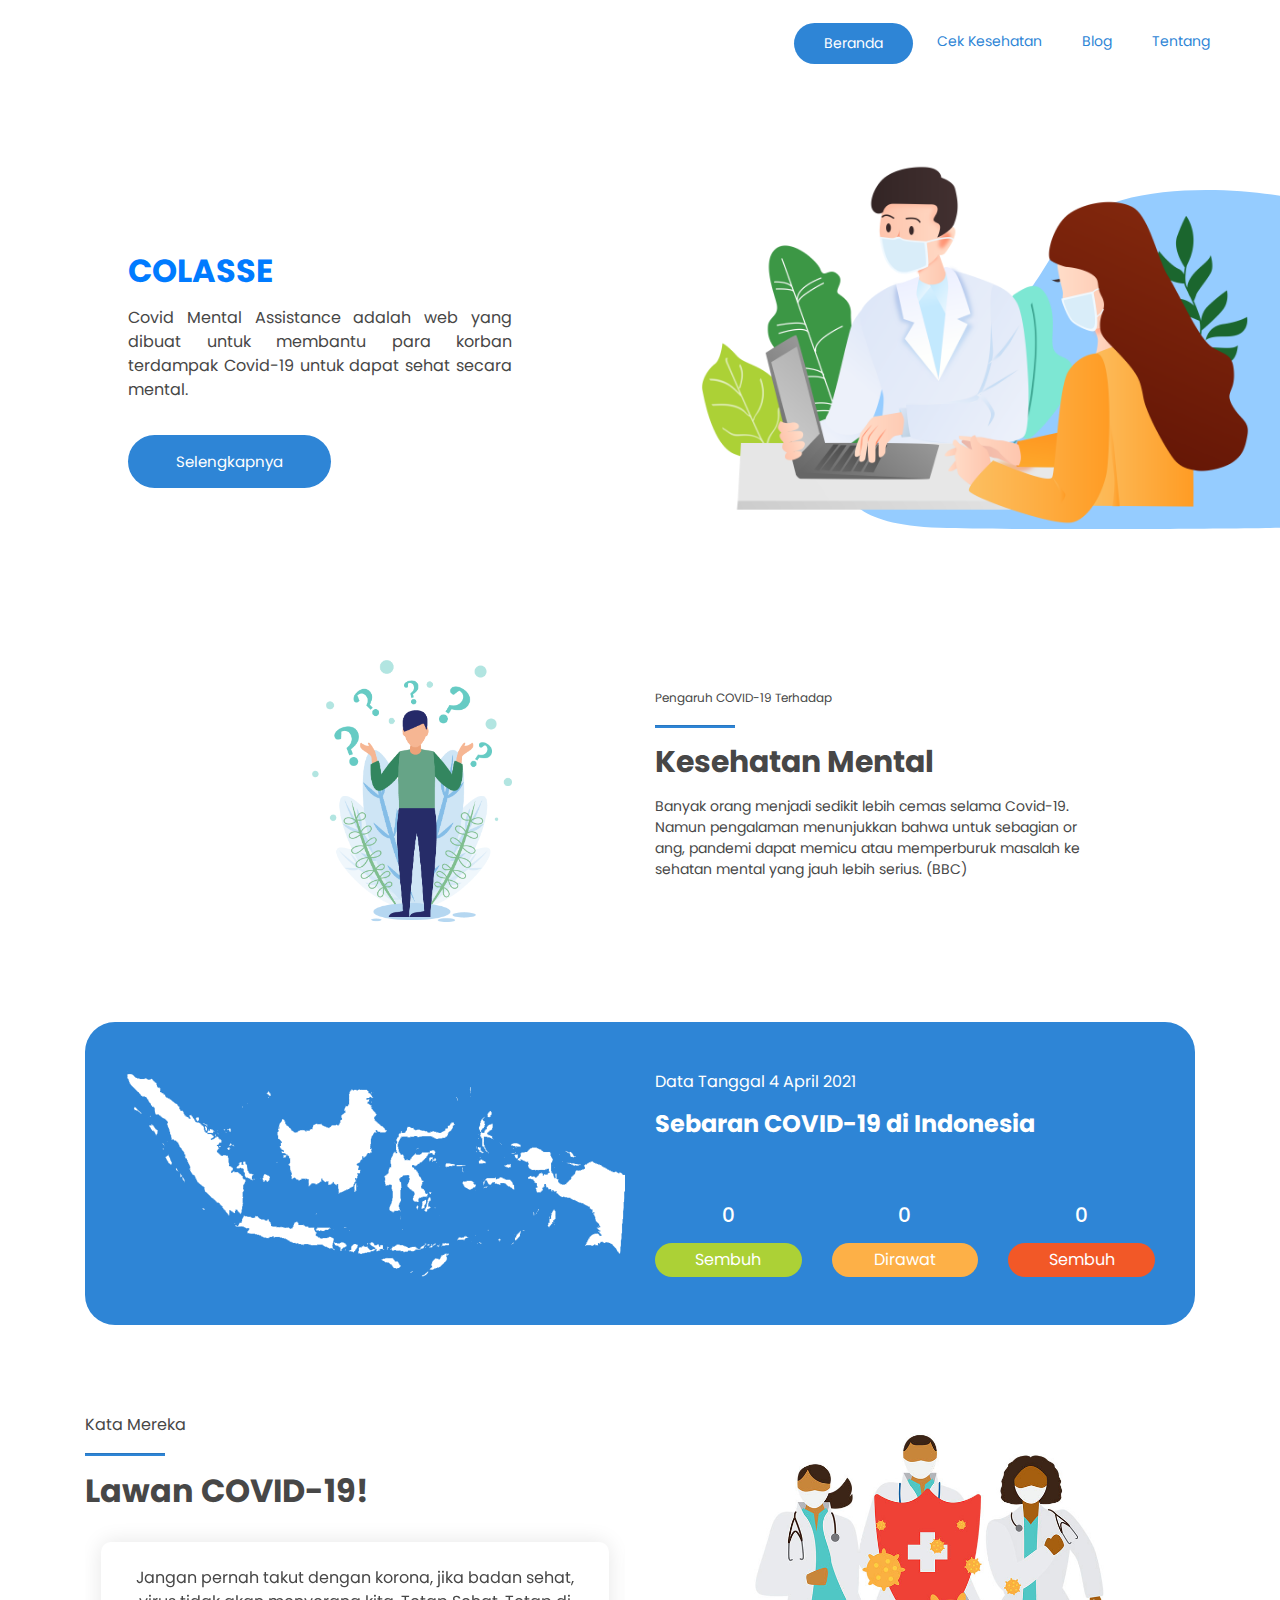
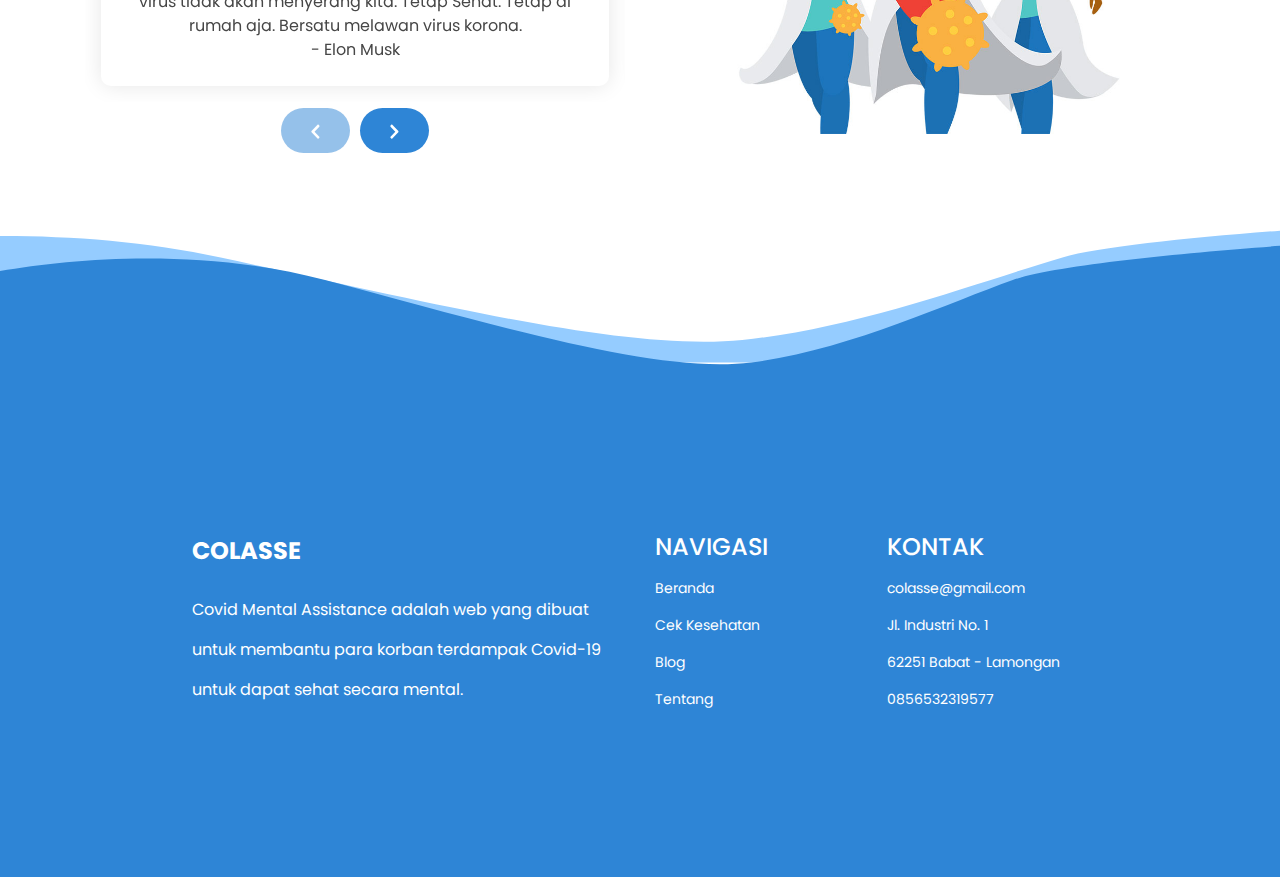
<file: index.html>
<!doctype html>
<html>
  <head>
    <title>Colasse</title>
    <meta charset="utf-8">
    <meta name="viewport" content="width=device-width, initial-scale=1, shrink-to-fit=no">
    <link rel="stylesheet" href="css/bootstrap.min.css"></style>
    <link rel="stylesheet" href="css/owl.carousel.min.css"></style>
    <link rel="stylesheet" href="css/owl.theme.default.min.css"></style>
    <link rel="stylesheet" href="fonts/font-face.css"></style>
    <link rel="stylesheet" href="css/index.css"></style>
    <link rel="icon" href="img/logo.png">
  </head>
  <body>
    <div class="wrapper home-w">
      <div class="container-fluid">
        <navbar class="home-navbar navbar navbar-light navbar-expand-lg justify-content-end hide-mobile">
          <ul class="navbar-item">
            <li class="nav-link mr-2 active"><a href="./">Beranda</a></li>
            <li class="nav-link mr-2"><a href="survey.html">Cek Kesehatan</a></li>
            <li class="nav-link mr-2"><a href="blog.html">Blog</a></li>
            <li class="nav-link mr-2"><a href="about.html">Tentang</a></li>
          </ul>
        </navbar>
        <navbar class="home-navbar navbar navbar-light navbar-expand-lg justify-content-end hide-web">
          <ul class="navbar-item">
            <li class="nav-link mr-2 text-dark menu-mobile"><a href="javascript:void(0)"><img src="img/icon/menu.svg" width="20"></a></li>
          </ul>
        </navbar>
        <div class="navigation-mobile">
          <div class="box-menu bg-white p-4">
            <div class="menu-close text-right">
              <img src="img/icon/close.svg" width="20">
            </div>
            <div class="list-menu mt-3">
              <a href="./">Beranda</a></li>
              <a href="survey.html">Cek Kesehatan</a></li>
              <a href="blog.html">Blog</a></li>
              <a href="about.html">Tentang</a></li>
            </div>
          </div>
        </div>
        <div class="landing-banner">
          <div class="row align-items-center no-gutters">
            <div class="col-lg-6 col-xs-12">
              <div class="banner-info">
                <h2 class="font-bold text-primary">COLASSE</h2>
                <div class="d-flex description font-regular flex flex-column text-wrap text-justify mt-3">
                    Covid Mental Assistance adalah web yang dibuat
                    untuk membantu para korban terdampak Covid-19
                    untuk dapat sehat secara mental.
                </div>
                <div class="mt-5">
                    <a class="btn-main px-5 py-3 btn-slide" href="javascript:void(0)">
                      Selengkapnya
                    </a>
                </div>
              </div>
            </div>
            <div class="col-lg-6 col-xs-12">
              <div class="banner-img">
                <div class="bg-img">
                  <svg viewBox="0 0 527 399" fill="none" xmlns="http://www.w3.org/2000/svg">
                    <path d="M270.529 58.1946C312.758 -10.3737 460.438 -4.41654 529 7.13309V397.389C431.922 398.605 215.558 400.307 126.731 397.389C15.6976 393.742 15.6976 353.622 4.7763 333.562C-6.14503 313.502 1.13586 282.501 32.0796 247.852C63.0234 213.203 79.4054 227.792 88.5065 198.614C97.6076 169.436 113.99 151.2 170.416 142.081C226.843 132.963 217.742 143.905 270.529 58.1946Z" fill="#95CCFF"/>
                  </svg>
                </div>
                <div class="assistance-img">
                  <img class="animate-up-down" src="img/psychological.png">
                </div>
              </div>
            </div>
          </div>
        </div>
        <div class="summary" id="summary">
          <div class="container">
            <div class="row reverse align-items-center">
              <div class="col-lg-6 col-xs-12 text-center mt-4">
                <img class="animate-up-down" src="img/whats.png" width="200">
              </div>
              <div class="col-lg-6 col-xs-12 mt-4">
                <span class="font-regular">Pengaruh COVID-19 Terhadap</span>
                <hr class="spacer my-3"></hr>
                <h2 class="font-bold">Kesehatan Mental</h2>
                <div class="description text-wrap font-regular my-3">
                    Banyak orang menjadi sedikit lebih cemas selama Covid-19. Namun pengalaman menunjukkan bahwa untuk
                    sebagian orang, pandemi dapat memicu atau memperburuk masalah kesehatan mental yang jauh lebih serius.
                    (BBC)
                </div>
              </div>
            </div>
          </div>
        </div>
        <div class="info-covid">
          <div class="container">
            <div class="box-info">
              <div class="row align-items-center">
                <div class="col-lg-6 col-xs-12 my-2">
                  <img class="w-100" src="img/id_map.png">
                </div>
                <div class="col-lg-6 col-xs-12 my-2">
                  <div class="box-info-text">
                    <span class="font-regular text-white">Data Tanggal 4 April 2021</span>
                    <h4 class="font-bold text-white mt-3">Sebaran COVID-19 di Indonesia</h4>
                    <div class="row mt-5">
                      <div class="col-md-4 mt-3">
                        <div class="text-center">
                          <h5 class="font-medium text-white" data-count="1366214">0</h5>
                          <div class="stamp-success mt-3">
                            Sembuh
                          </div>
                        </div>
                      </div>
                      <div class="col-md-4 mt-3">
                        <div class="text-center">
                          <h5 class="font-medium text-white" data-count="1366214">0</h5>
                          <div class="stamp-warning mt-3">
                            Dirawat
                          </div>
                        </div>
                      </div>
                      <div class="col-md-4 mt-3">
                        <div class="text-center">
                          <h5 class="font-medium text-white" data-count="41242">0</h5>
                          <div class="stamp-danger mt-3">
                            Sembuh
                          </div>
                        </div>
                      </div>
                    </div>
                  </div>
                </div>
              </div>
            </div>
          </div>
        </div>
        <div class="words p-4 mt-5">
          <div class="container">
            <div class="row reverse align-items-center">
              <div class="col-md-6 mt-3">
                <span class="font-regular">Kata Mereka</span>
                <hr class="spacer my-3"></hr>
                <h2 class="font-bold">Lawan COVID-19!</h2>
                <div class="word-carousel owl-carousel owl-theme">
                  <div class="item m-3">
                    <div class="card mt-4 p-4 text-center">
                      <span class="font-regular">
                        Jangan pernah takut dengan korona, jika badan sehat, virus tidak akan menyerang kita. Tetap Sehat. Tetap di rumah aja. Bersatu melawan virus korona.</br>- Elon Musk
                      </span>
                    </div>
                  </div>
                  <div class="item m-3">
                    <div class="card mt-4 p-4 text-center">
                      <span class="font-regular">
                        Jangan pernah takut dengan korona, jika badan sehat, virus tidak akan menyerang kita. Tetap Sehat. Tetap di rumah aja. Bersatu melawan virus korona.</br>- Elon Musk
                      </span>
                    </div>
                  </div>
                </div>
              </div>
              <div class="col-md-6 mt-3">
                <img class="w-100 animate-up-down" src="img/lawan.png">
              </div>
            </div>
          </div>
        </div>
        <div class="ribbon-bottom w-100">
          <svg viewBox="0 0 1366 176" fill="none" xmlns="http://www.w3.org/2000/svg">
          <path d="M235.518 40C44.1106 -1.59997 -163.247 22.6667 -243 40V152H1549V0C1438.32 5.33333 1200.37 20.8 1133.96 40C1050.95 64.0001 914.232 116 792.161 128C670.09 140 474.777 92 235.518 40Z" fill="#95CCFF"/>
          <path d="M346.932 64C190.559 22.4 21.1553 46.6667 -44 64V176H1420V24C1329.58 29.3333 1135.18 44.8 1080.93 64C1013.11 88.0001 901.417 140 801.689 152C701.962 164 542.398 116 346.932 64Z" fill="#2E85D6"/>
          </svg>
        </div>
        <div class="footer">
            <div class="row">
              <div class="col-md-6">
                <div class="banner-info">
                  <h4 class="font-bold text-white">COLASSE</h4>
                  <div class="d-flex description font-regular flex flex-column text-wrap text-white mt-4">
                      Covid Mental Assistance adalah web yang dibuat
                      untuk membantu para korban terdampak Covid-19
                      untuk dapat sehat secara mental.
                  </div>
                </div>
              </div>
              <div class="col-md-3">
                <div class="navigasi py-3 text-left">
                  <h4 class="font-medium text-white">NAVIGASI</h4>
                  <ul class="footer-link">
                    <li class="nav-link mt-3"><a href="./" class="text-white">Beranda</a></li>
                    <li class="nav-link mt-3"><a href="survey.html" class="text-white">Cek Kesehatan</a></li>
                    <li class="nav-link mt-3"><a href="blog.html" class="text-white">Blog</a></li>
                    <li class="nav-link mt-3"><a href="about.html" class="text-white">Tentang</a></li>
                  </ul>
                </div>
              </div>
              <div class="col-md-3">
                <div class="kontak py-3 text-left">
                  <h4 class="font-medium text-white">KONTAK</h4>
                  <ul class="footer-link">
                    <li class="nav-link mt-3"><span class="text-white">colasse@gmail.com</span></li>
                    <li class="nav-link mt-3"><span class="text-white">Jl. Industri No. 1</span></li>
                    <li class="nav-link mt-3"><span class="text-white">62251 Babat - Lamongan</span></li>
                    <li class="nav-link mt-3"><span class="text-white">0856532319577</span></li>
                  </ul>
                </div>
              </div>
            </div>
        </div>
      </div>
    </div>
  <script src="js/popper.min.js"></script>
  <script src="js/jquery-3.2.1.slim.min.js"></script>
  <script src="js/bootstrap.min.js"></script>
  <script src="js/owl.carousel.min.js"></script>
  <script src="js/index.js"></script>
  </body>
  </html>
</file>
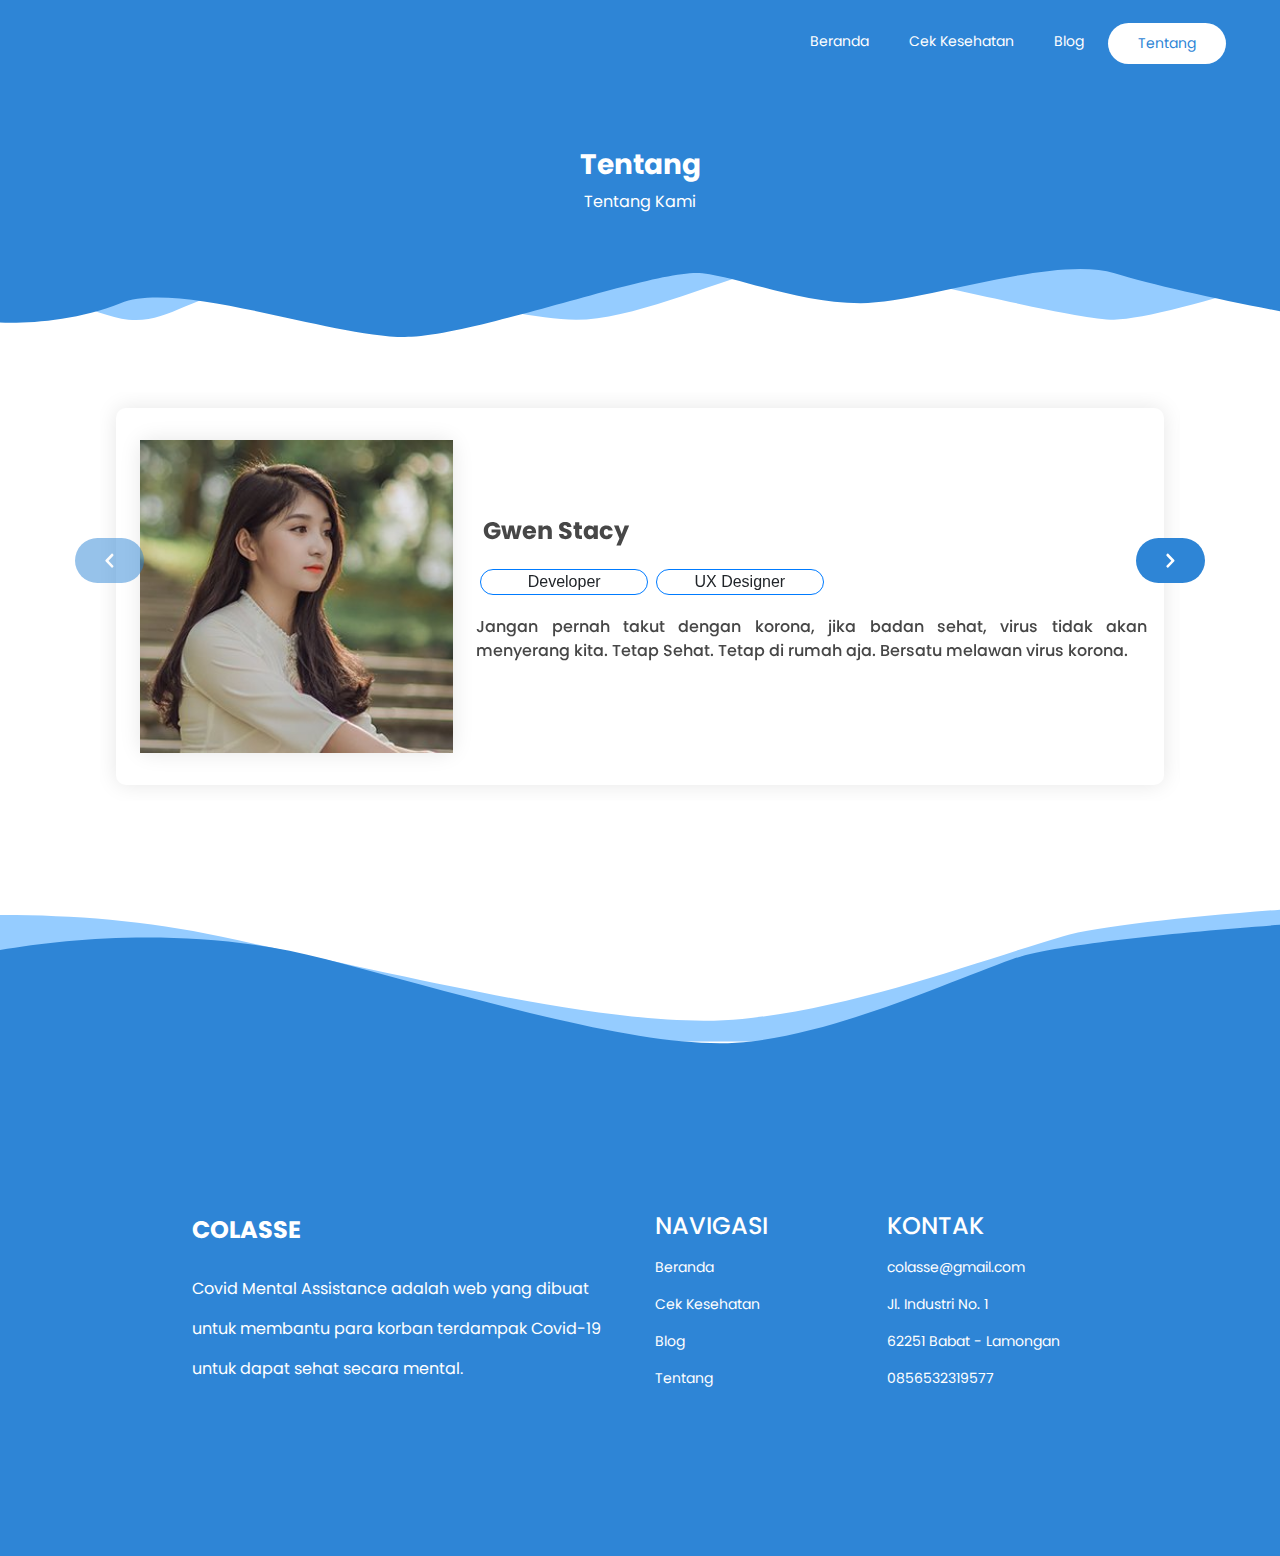
<file: about.html>
<!doctype html>
<html>

<head>
  <title>Colasse</title>
  <meta charset="utf-8">
  <meta name="viewport" content="width=device-width, initial-scale=1, shrink-to-fit=no">
  <link rel="stylesheet" href="css/bootstrap.min.css">
  </style>
  <link rel="stylesheet" href="css/owl.carousel.min.css">
  </style>
  <link rel="stylesheet" href="css/owl.theme.default.min.css">
  </style>
  <link rel="stylesheet" href="fonts/font-face.css">
  </style>
  <link rel="stylesheet" href="css/index.css">
  </style>
  <link rel="icon" href="img/logo.png">
</head>

<body>
  <div class="wrapper home-w">
    <div class="container-fluid">
      <navbar class="home-navbar navbar navbar-light navbar-expand-lg justify-content-end hide-mobile bg-main">
          <ul class="navbar-item">
            <li class="nav-link mr-2"><a href="./">Beranda</a></li>
            <li class="nav-link mr-2"><a href="survey.html">Cek Kesehatan</a></li>
            <li class="nav-link mr-2"><a href="blog.html">Blog</a></li>
            <li class="nav-link mr-2 active"><a href="about.html">Tentang</a></li>
          </ul>
        </navbar>
        <navbar class="home-navbar navbar navbar-light navbar-expand-lg justify-content-end hide-web bg-main">
          <ul class="navbar-item">
            <li class="nav-link mr-2 text-dark menu-mobile"><a href="javascript:void(0)"><img src="img/icon/menu-white.svg" width="20"></a></li>
          </ul>
        </navbar>
        <div class="navigation-mobile">
          <div class="box-menu bg-white p-4">
            <div class="menu-close text-right">
              <img src="img/icon/close-white.svg" width="20">
            </div>
            <div class="list-menu mt-3">
              <a href="./">Beranda</a></li>
              <a href="survey.html">Cek Kesehatan</a></li>
              <a href="blog.html">Blog</a></li>
              <a href="about.html">Tentang</a></li>
            </div>
          </div>
        </div>
        <div class="banner-page bg-main text-center py-5">
          <div class="page-title">
            <h3 class="font-bold text-white p-0 m-0">Tentang</h3>
            <div class="page-subtitle mt-2">
              <span class="font-regular text-white">Tentang Kami</span>
            </div>
          </div>
        </div>
        <div class="top-ribbon-accent w-100">
          <svg viewBox="0 0 1366 80" fill="none" xmlns="http://www.w3.org/2000/svg">
          <path d="M137 61.5754C98.6 57.6345 26.3333 18.8831 -5 0H859H1421C1361 20.5251 1230.6 61.5754 1189 61.5754C1137 61.5754 913 0 859 0C805 0 689 61.5754 615 61.5754C541 61.5754 409 12.3151 309 19.7041C209 27.0932 185 66.5014 137 61.5754Z" fill="#95CCFF"/>
          <path d="M128.58 43.9037C76.8834 64.6582 15.3197 66.5208 -9 63.86V0H1421V61.8644C1354.99 51.8862 1241.31 27.9387 1189.62 11.9737C1124.99 -7.9825 985.329 43.9037 918.624 43.9037C851.918 43.9037 795.635 17.9606 749.775 11.9737C703.915 5.98687 516.306 75.8337 439.178 79.825C362.05 83.8162 193.201 17.9606 128.58 43.9037Z" fill="#2E85D6"/>
          </svg>
        </div>

      <div class="container">
        <div class="row py-5 mx-auto">
          <!-- <div class="col-2">
              <img src="img/ilustrasi-wanita-cantik.jpg" class="about-picture" alt="">
            </div> -->
            <div class="col-md-12">
              <div class="blog-carousel owl-carousel owl-theme">
                <div class="item m-3">
                  <div class="card p-4">
                    <div class="row align-items-center">
                      <div class="col-md-4">
                        <div class="card bg-main my-2">
                          <img class="avatar" src="img/ilustrasi-wanita-cantik.jpg" src="">
                        </div>
                      </div>
                      <div class="col-md-8">
                        <span class="text-result-title">Gwen Stacy</span>
                        <div class="row px-2 py-3">
                          <div class="col-lg-3 col-sm-5  border m-1 border-primary text-center circular">
                            <span class="mx-auto">Developer</span>
                          </div>
                          <div class="col-lg-3 col-sm-5 border m-1 border-primary text-center circular">
                            <span class="mx-auto">UX Designer</span>
                          </div>
                          <span class="font-medium text-justify mt-3">
                            Jangan pernah takut dengan korona, jika badan sehat, virus
                            tidak akan menyerang kita. Tetap Sehat. Tetap di rumah aja.
                            Bersatu melawan virus korona.
                          </span>
                        </div>
                      </div>
                    </div>
                  </div>
                </div>
                <div class="item m-3">
                  <div class="card p-4">
                    <div class="row align-items-center">
                      <div class="col-md-4">
                        <div class="card bg-main my-2">
                          <img class="avatar" src="img/ilustrasi-wanita-cantik.jpg" src="">
                        </div>
                      </div>
                      <div class="col-md-8">
                        <span class="text-result-title">Gwen Stacy</span>
                        <div class="row px-2 py-3">
                          <div class="col-lg-3 col-sm-5  border m-1 border-primary text-center circular">
                            <span class="mx-auto">Developer</span>
                          </div>
                          <div class="col-lg-3 col-sm-5 border m-1 border-primary text-center circular">
                            <span class="mx-auto">UX Designer</span>
                          </div>
                          <span class="font-medium text-justify mt-3">
                            Jangan pernah takut dengan korona, jika badan sehat, virus
                            tidak akan menyerang kita. Tetap Sehat. Tetap di rumah aja.
                            Bersatu melawan virus korona.
                          </span>
                        </div>
                      </div>
                    </div>
                  </div>
                </div>
              </div>
            </div>
          <!-- <div class="col-md-12">
            <span class="text-result-title">SPONGEBOB HYDRODINAMIC</span>
            <div class="row px-2 py-3">
              <div class="col-lg-2 col-sm-5  border m-1 border-primary text-center circular">
                <span class="mx-auto">Developer</span>
              </div>
              <div class="col-lg-2 col-sm-5 border m-1 border-primary text-center circular">
                <span class="mx-auto">UX Designer</span>
              </div>
            </div>
            <div class="row px-2 py-3">
              <div class="col-lg-8 col-sm-12">
                <span class="font-medium text-justify">
                  Jangan pernah takut dengan korona, jika badan sehat, virus
                  tidak akan menyerang kita. Tetap Sehat. Tetap di rumah aja.
                  Bersatu melawan virus korona.
                </span>
              </div>
              <div class="col-sm-6 col-lg-2">
                <div class="arrow-btn">
                  <svg xmlns="http://www.w3.org/2000/svg" width="26px" fill="none" viewBox="0 0 24 24" class="text-white" stroke="currentColor">
                    <path stroke-linecap="round" stroke-linejoin="round" stroke-width="2" d="M13 9l3 3m0 0l-3 3m3-3H8m13 0a9 9 0 11-18 0 9 9 0 0118 0z" />
                  </svg>
                </div>
              </div>
            </div>
          </div> -->
        </div>
      </div>

      <div class="ribbon-bottom w-100">
        <svg viewBox="0 0 1366 176" fill="none" xmlns="http://www.w3.org/2000/svg">
          <path
            d="M235.518 40C44.1106 -1.59997 -163.247 22.6667 -243 40V152H1549V0C1438.32 5.33333 1200.37 20.8 1133.96 40C1050.95 64.0001 914.232 116 792.161 128C670.09 140 474.777 92 235.518 40Z"
            fill="#95CCFF" />
          <path
            d="M346.932 64C190.559 22.4 21.1553 46.6667 -44 64V176H1420V24C1329.58 29.3333 1135.18 44.8 1080.93 64C1013.11 88.0001 901.417 140 801.689 152C701.962 164 542.398 116 346.932 64Z"
            fill="#2E85D6" />
        </svg>
      </div>
      <div class="footer">
        <div class="row">
          <div class="col-md-6">
            <div class="banner-info">
              <h4 class="font-bold text-white">COLASSE</h4>
              <div class="d-flex description font-regular flex flex-column text-wrap text-white mt-4">
                Covid Mental Assistance adalah web yang dibuat
                untuk membantu para korban terdampak Covid-19
                untuk dapat sehat secara mental.
              </div>
            </div>
          </div>
          <div class="col-md-3">
            <div class="navigasi py-3 text-left">
              <h4 class="font-medium text-white">NAVIGASI</h4>
              <ul class="footer-link">
                <li class="nav-link mt-3"><a href="/" class="text-white">Beranda</a></li>
                <li class="nav-link mt-3"><a href="survey.html" class="text-white">Cek Kesehatan</a></li>
                <li class="nav-link mt-3"><a href="blog.html" class="text-white">Blog</a></li>
                <li class="nav-link mt-3"><a href="about.html" class="text-white">Tentang</a></li>
              </ul>
            </div>
          </div>
          <div class="col-md-3">
            <div class="kontak py-3 text-left">
              <h4 class="font-medium text-white">KONTAK</h4>
              <ul class="footer-link">
                <li class="nav-link mt-3"><span class="text-white">colasse@gmail.com</span></li>
                <li class="nav-link mt-3"><span class="text-white">Jl. Industri No. 1</span></li>
                <li class="nav-link mt-3"><span class="text-white">62251 Babat - Lamongan</span></li>
                <li class="nav-link mt-3"><span class="text-white">0856532319577</span></li>
              </ul>
            </div>
          </div>
        </div>
      </div>
    </div>
  </div>
  </div>
  <script src="js/popper.min.js"></script>
  <script src="js/jquery-3.2.1.slim.min.js"></script>
  <script src="js/bootstrap.min.js"></script>
  <script src="js/owl.carousel.min.js"></script>
  <script src="js/index.js"></script>
</body>

</html>
</file>
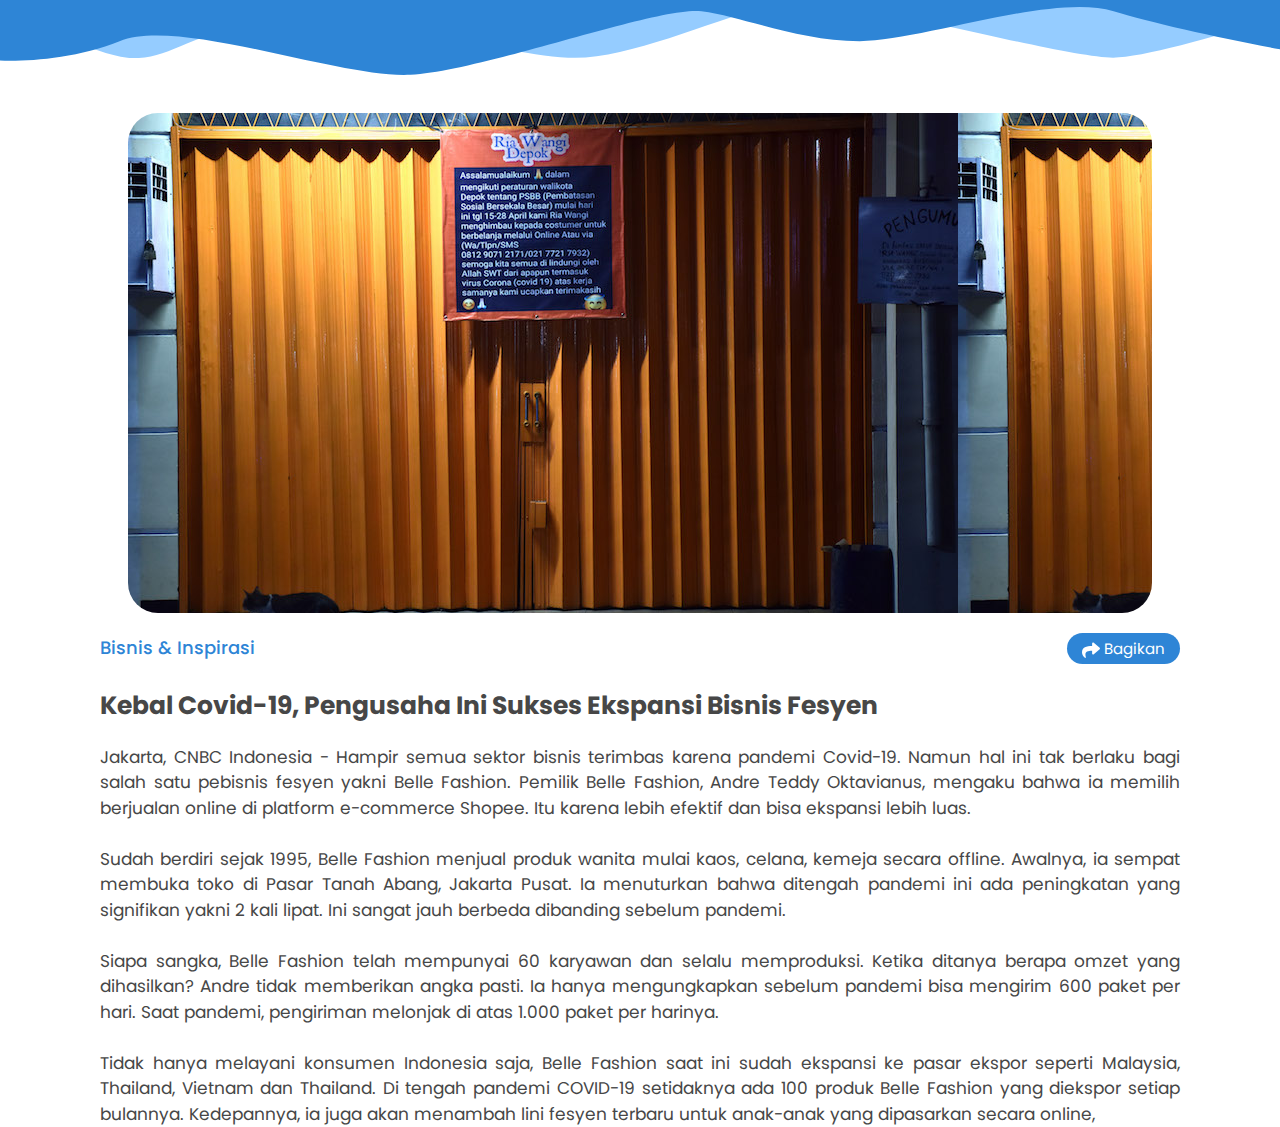
<file: article-details.html>
<!doctype html>
<html>
  <head>
    <title>Colasse</title>
    <meta charset="utf-8">
    <meta name="viewport" content="width=device-width, initial-scale=1, shrink-to-fit=no">
    <link rel="stylesheet" href="css/bootstrap.min.css"></style>
    <link rel="stylesheet" href="css/owl.carousel.min.css"></style>
    <link rel="stylesheet" href="css/owl.theme.default.min.css"></style>
    <link rel="stylesheet" href="fonts/font-face.css"></style>
    <link rel="stylesheet" href="css/index.css"></style>
  </head>
  <body>
    <div class="wrapper">
        <div class="container-fluid">
          <div class="blog">
            <div class="top-ribbon-main w-100">
              <svg viewBox="0 0 1366 80" fill="none" xmlns="http://www.w3.org/2000/svg">
                <path d="M127.58 43.9037C75.8834 64.6582 14.3197 66.5208 -10 63.86V0H1420V61.8644C1353.99 51.8862 1240.31 27.9387 1188.62 11.9737C1123.99 -7.9825 984.329 43.9037 917.624 43.9037C850.918 43.9037 794.635 17.9606 748.775 11.9737C702.915 5.98687 515.306 75.8337 438.178 79.825C361.05 83.8162 192.201 17.9606 127.58 43.9037Z" fill="#2E85D6"/>
              </svg>
            </div>
            <div class="top-ribbon-accent w-100">
              <svg viewBox="0 0 1366 62" fill="none" xmlns="http://www.w3.org/2000/svg">
                <path d="M136 61.5754C97.6 57.6345 25.3333 18.8831 -6 0H858H1420C1360 20.5251 1229.6 61.5754 1188 61.5754C1136 61.5754 912 0 858 0C804 0 688 61.5754 614 61.5754C540 61.5754 408 12.3151 308 19.7041C208 27.0932 184 66.5014 136 61.5754Z" fill="#95CCFF"/>
              </svg>
            </div>
            <div class="container">
              <div class="row">
                <div class="blog-image col-lg-12 text-center mt-5">
                  <div class="container" style="background: url(img/kios-tutup.jpg)"></div>
                </div>
                <div class="col-lg-12">
                  <div class="container">
                    <div class="blog-info d-flex justify-content-between align-self-center mt-4">
                      <div class="blog-label mb-2">
                        <h5>Bisnis & Inspirasi</h5>
                      </div>
                      <div class="blog-share mb-2">
                        <a href="#" class="btn-main"><img width="18" src="img/icon/share.svg" alt="Share"><span> Bagikan</span></a>
                      </div>
                    </div>
                    <div class="blog-title mt-3 mb-4">
                      <h3>Kebal Covid-19, Pengusaha Ini Sukses Ekspansi Bisnis Fesyen</h3>
                    </div>
                    <div class="blog-content">
                      Jakarta, CNBC Indonesia - Hampir semua sektor bisnis terimbas karena pandemi Covid-19. Namun hal ini tak berlaku bagi salah satu pebisnis fesyen yakni Belle Fashion.
                      Pemilik Belle Fashion, Andre Teddy Oktavianus, mengaku bahwa ia memilih berjualan online di platform e-commerce Shopee. Itu karena lebih efektif dan bisa ekspansi lebih luas.
                      </br></br>
                      Sudah berdiri sejak 1995, Belle Fashion menjual produk wanita mulai kaos, celana, kemeja secara offline. Awalnya, ia sempat membuka toko di Pasar Tanah Abang, Jakarta Pusat.

                      Ia menuturkan bahwa ditengah pandemi ini ada peningkatan yang signifikan yakni 2 kali lipat. Ini sangat jauh berbeda dibanding sebelum pandemi.
                      </br></br>
                      Siapa sangka, Belle Fashion telah mempunyai 60 karyawan dan selalu memproduksi. Ketika ditanya berapa omzet yang dihasilkan? Andre tidak memberikan angka pasti.

                      Ia hanya mengungkapkan sebelum pandemi bisa mengirim 600 paket per hari. Saat pandemi, pengiriman melonjak di atas 1.000 paket per harinya.
                      </br></br>
                      Tidak hanya melayani konsumen Indonesia saja, Belle Fashion saat ini sudah ekspansi ke pasar ekspor seperti Malaysia, Thailand, Vietnam dan Thailand.

                      Di tengah pandemi COVID-19 setidaknya ada 100 produk Belle Fashion yang diekspor setiap bulannya. Kedepannya, ia juga akan menambah lini fesyen terbaru untuk anak-anak yang dipasarkan secara online,
                    </div>
                  </div>
                </div>
              </div>
            </div>
          </div>
        </div>
    </div>
  </body>
</html>
</file>
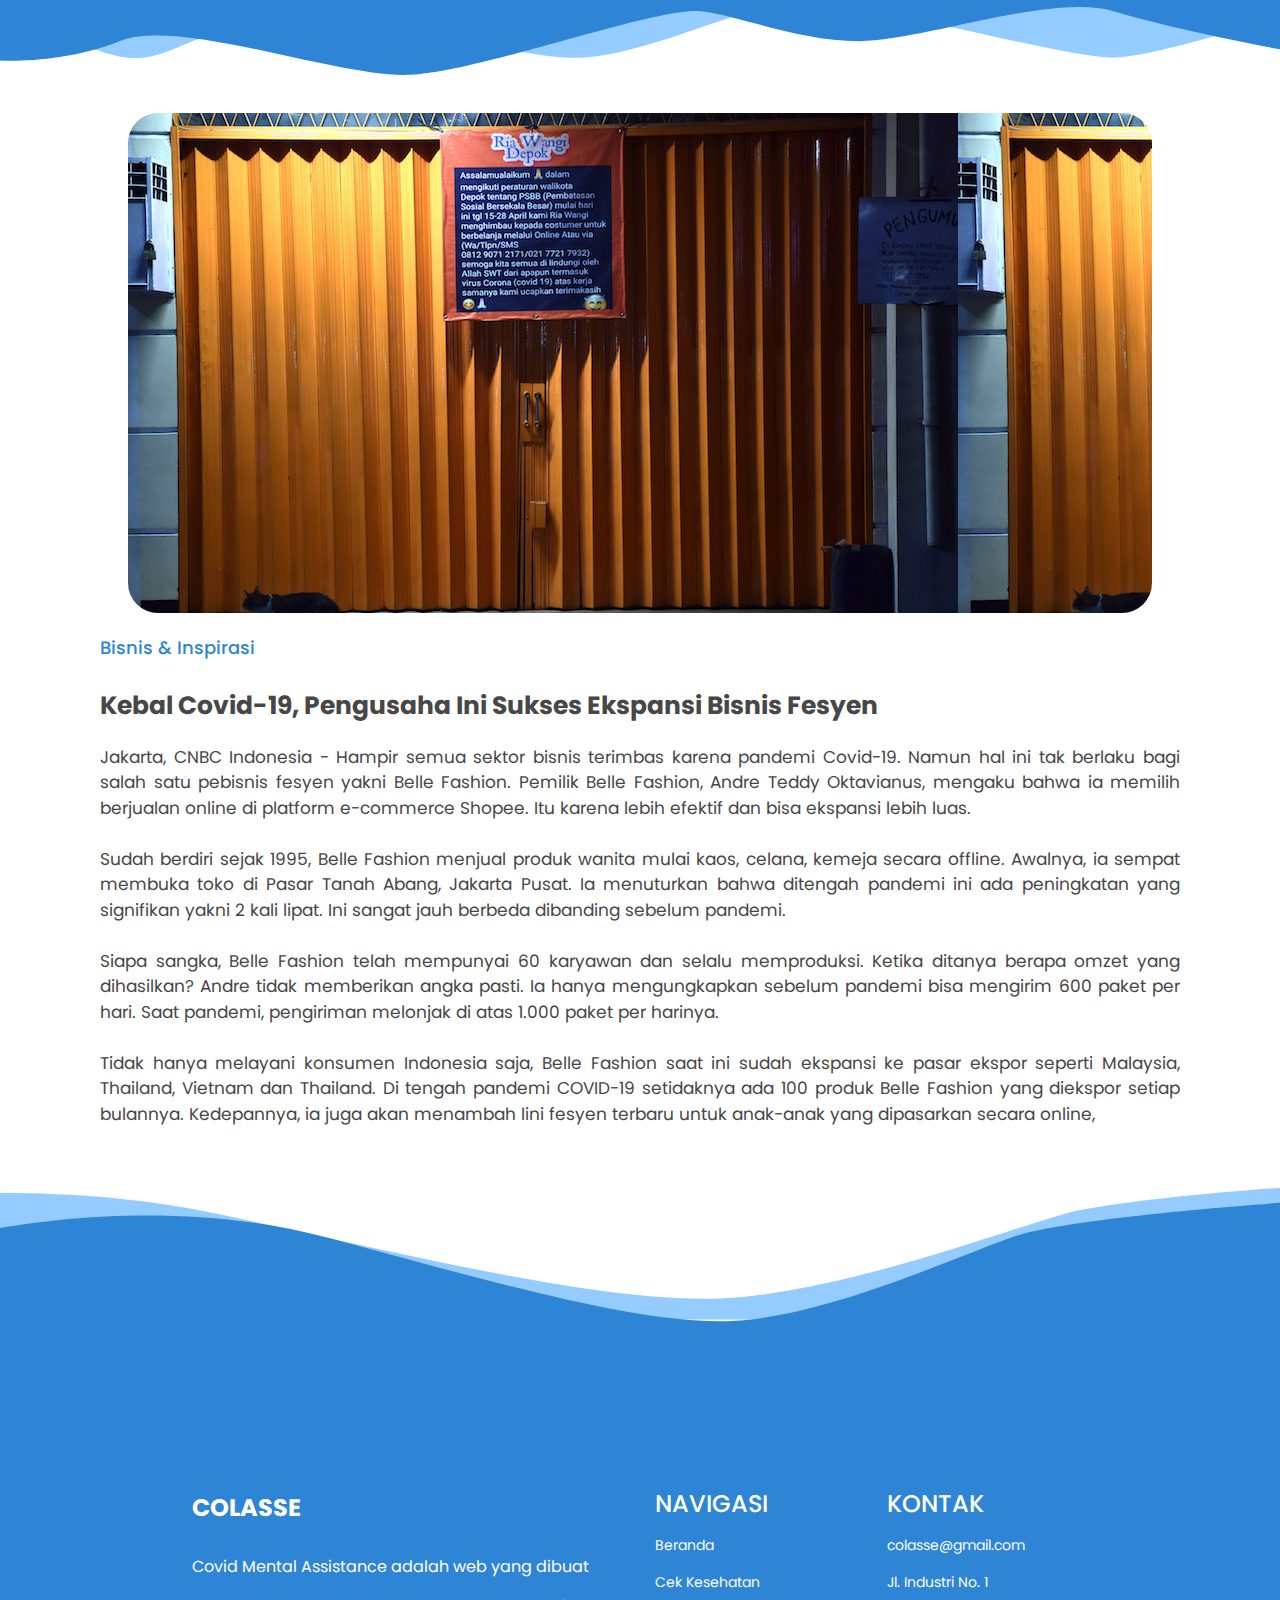
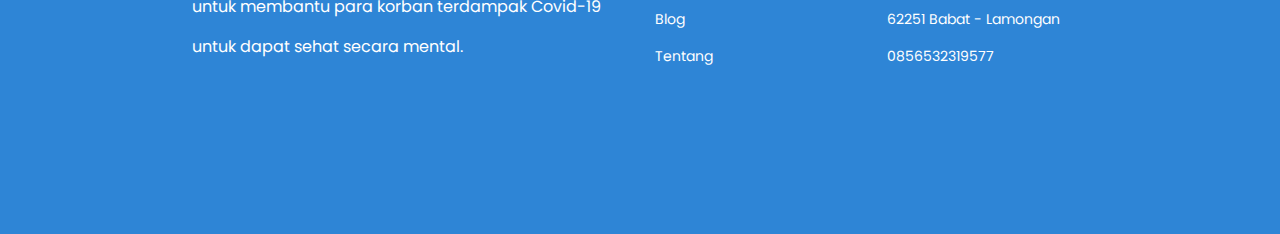
<file: blog-details.html>
<!doctype html>
<html>
  <head>
    <title>Colasse</title>
    <meta charset="utf-8">
    <meta name="viewport" content="width=device-width, initial-scale=1, shrink-to-fit=no">
    <link rel="stylesheet" href="css/bootstrap.min.css"></style>
    <link rel="stylesheet" href="css/owl.carousel.min.css"></style>
    <link rel="stylesheet" href="css/owl.theme.default.min.css"></style>
    <link rel="stylesheet" href="fonts/font-face.css"></style>
    <link rel="stylesheet" href="css/index.css"></style>
    <link rel="icon" href="img/logo.png">
  </head>
  <body>
    <div class="wrapper">
        <div class="container-fluid">
          <div class="blog-details">
            <div class="top-ribbon-main w-100">
              <svg viewBox="0 0 1366 80" fill="none" xmlns="http://www.w3.org/2000/svg">
                <path d="M127.58 43.9037C75.8834 64.6582 14.3197 66.5208 -10 63.86V0H1420V61.8644C1353.99 51.8862 1240.31 27.9387 1188.62 11.9737C1123.99 -7.9825 984.329 43.9037 917.624 43.9037C850.918 43.9037 794.635 17.9606 748.775 11.9737C702.915 5.98687 515.306 75.8337 438.178 79.825C361.05 83.8162 192.201 17.9606 127.58 43.9037Z" fill="#2E85D6"/>
              </svg>
            </div>
            <div class="top-ribbon-accent w-100">
              <svg viewBox="0 0 1366 62" fill="none" xmlns="http://www.w3.org/2000/svg">
                <path d="M136 61.5754C97.6 57.6345 25.3333 18.8831 -6 0H858H1420C1360 20.5251 1229.6 61.5754 1188 61.5754C1136 61.5754 912 0 858 0C804 0 688 61.5754 614 61.5754C540 61.5754 408 12.3151 308 19.7041C208 27.0932 184 66.5014 136 61.5754Z" fill="#95CCFF"/>
              </svg>
            </div>
            <div class="container">
              <div class="row">
                <div class="blog-image col-lg-12 text-center mt-5">
                  <div class="container" style="background: url(img/kios-tutup.jpg)"></div>
                </div>
                <div class="col-lg-12">
                  <div class="container">
                    <div class="blog-info d-flex justify-content-between align-self-center mt-4">
                      <div class="blog-label mb-2">
                        <h5>Bisnis & Inspirasi</h5>
                      </div>
                    </div>
                    <div class="blog-title mt-3 mb-4">
                      <h3>Kebal Covid-19, Pengusaha Ini Sukses Ekspansi Bisnis Fesyen</h3>
                    </div>
                    <div class="blog-content">
                      Jakarta, CNBC Indonesia - Hampir semua sektor bisnis terimbas karena pandemi Covid-19. Namun hal ini tak berlaku bagi salah satu pebisnis fesyen yakni Belle Fashion.
                      Pemilik Belle Fashion, Andre Teddy Oktavianus, mengaku bahwa ia memilih berjualan online di platform e-commerce Shopee. Itu karena lebih efektif dan bisa ekspansi lebih luas.
                      </br></br>
                      Sudah berdiri sejak 1995, Belle Fashion menjual produk wanita mulai kaos, celana, kemeja secara offline. Awalnya, ia sempat membuka toko di Pasar Tanah Abang, Jakarta Pusat.

                      Ia menuturkan bahwa ditengah pandemi ini ada peningkatan yang signifikan yakni 2 kali lipat. Ini sangat jauh berbeda dibanding sebelum pandemi.
                      </br></br>
                      Siapa sangka, Belle Fashion telah mempunyai 60 karyawan dan selalu memproduksi. Ketika ditanya berapa omzet yang dihasilkan? Andre tidak memberikan angka pasti.

                      Ia hanya mengungkapkan sebelum pandemi bisa mengirim 600 paket per hari. Saat pandemi, pengiriman melonjak di atas 1.000 paket per harinya.
                      </br></br>
                      Tidak hanya melayani konsumen Indonesia saja, Belle Fashion saat ini sudah ekspansi ke pasar ekspor seperti Malaysia, Thailand, Vietnam dan Thailand.

                      Di tengah pandemi COVID-19 setidaknya ada 100 produk Belle Fashion yang diekspor setiap bulannya. Kedepannya, ia juga akan menambah lini fesyen terbaru untuk anak-anak yang dipasarkan secara online,
                    </div>
                  </div>
                </div>
              </div>
            </div>
            <div class="ribbon-bottom w-100">
          <svg viewBox="0 0 1366 176" fill="none" xmlns="http://www.w3.org/2000/svg">
          <path d="M235.518 40C44.1106 -1.59997 -163.247 22.6667 -243 40V152H1549V0C1438.32 5.33333 1200.37 20.8 1133.96 40C1050.95 64.0001 914.232 116 792.161 128C670.09 140 474.777 92 235.518 40Z" fill="#95CCFF"/>
          <path d="M346.932 64C190.559 22.4 21.1553 46.6667 -44 64V176H1420V24C1329.58 29.3333 1135.18 44.8 1080.93 64C1013.11 88.0001 901.417 140 801.689 152C701.962 164 542.398 116 346.932 64Z" fill="#2E85D6"/>
          </svg>
        </div>
        <div class="footer">
            <div class="row">
              <div class="col-md-6">
                <div class="banner-info">
                  <h4 class="font-bold text-white">COLASSE</h4>
                  <div class="d-flex description font-regular flex flex-column text-wrap text-white mt-4">
                      Covid Mental Assistance adalah web yang dibuat
                      untuk membantu para korban terdampak Covid-19
                      untuk dapat sehat secara mental.
                  </div>
                </div>
              </div>
              <div class="col-md-3">
                <div class="navigasi py-3 text-left">
                  <h4 class="font-medium text-white">NAVIGASI</h4>
                  <ul class="footer-link">
                    <li class="nav-link mt-3"><a href="./" class="text-white">Beranda</a></li>
                    <li class="nav-link mt-3"><a href="survey.html" class="text-white">Cek Kesehatan</a></li>
                    <li class="nav-link mt-3"><a href="blog.html" class="text-white">Blog</a></li>
                    <li class="nav-link mt-3"><a href="about.html" class="text-white">Tentang</a></li>
                  </ul>
                </div>
              </div>
              <div class="col-md-3">
                <div class="kontak py-3 text-left">
                  <h4 class="font-medium text-white">KONTAK</h4>
                  <ul class="footer-link">
                    <li class="nav-link mt-3"><span class="text-white">colasse@gmail.com</span></li>
                    <li class="nav-link mt-3"><span class="text-white">Jl. Industri No. 1</span></li>
                    <li class="nav-link mt-3"><span class="text-white">62251 Babat - Lamongan</span></li>
                    <li class="nav-link mt-3"><span class="text-white">0856532319577</span></li>
                  </ul>
                </div>
              </div>
            </div>
        </div>
          </div>
        </div>
    </div>
  <script src="js/popper.min.js"></script>
  <script src="js/jquery-3.2.1.slim.min.js"></script>
  <script src="js/bootstrap.min.js"></script>
  <script src="js/owl.carousel.min.js"></script>
  <script src="js/index.js"></script>
  </body>
</html>
</file>
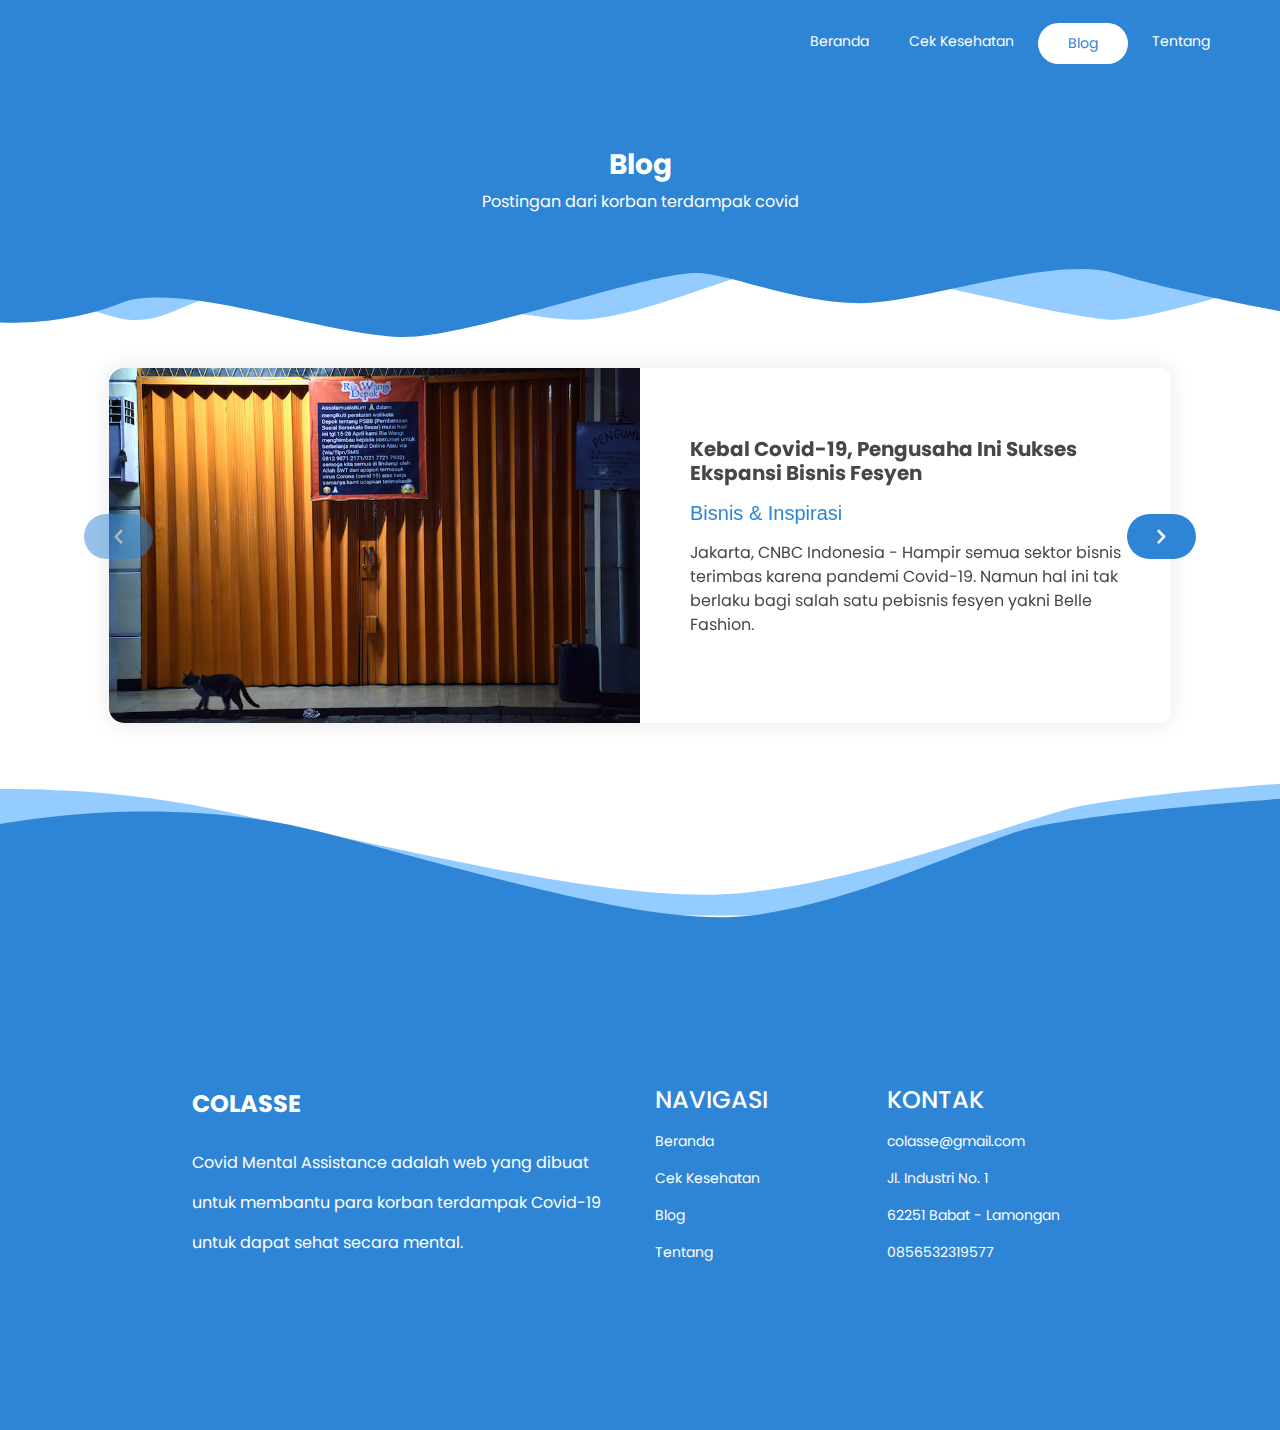
<file: blog.html>
<!doctype html>
<html>
  <head>
    <title>Colasse</title>
    <meta charset="utf-8">
    <meta name="viewport" content="width=device-width, initial-scale=1, shrink-to-fit=no">
    <link rel="stylesheet" href="css/bootstrap.min.css"></style>
    <link rel="stylesheet" href="css/owl.carousel.min.css"></style>
    <link rel="stylesheet" href="css/owl.theme.default.min.css"></style>
    <link rel="stylesheet" href="fonts/font-face.css"></style>
    <link rel="stylesheet" href="css/index.css"></style>
    <link rel="icon" href="img/logo.png">
  </head>
  <body>
    <div class="wrapper home-w">
        <div class="container-fluid">
          <navbar class="home-navbar navbar navbar-light navbar-expand-lg justify-content-end hide-mobile bg-main">
          <ul class="navbar-item">
            <li class="nav-link mr-2"><a href="./">Beranda</a></li>
            <li class="nav-link mr-2"><a href="survey.html">Cek Kesehatan</a></li>
            <li class="nav-link mr-2 active"><a href="blog.html">Blog</a></li>
            <li class="nav-link mr-2"><a href="about.html">Tentang</a></li>
          </ul>
        </navbar>
        <navbar class="home-navbar navbar navbar-light navbar-expand-lg justify-content-end hide-web bg-main">
          <ul class="navbar-item">
            <li class="nav-link mr-2 text-dark menu-mobile"><a href="javascript:void(0)"><img src="img/icon/menu-white.svg" width="20"></a></li>
          </ul>
        </navbar>
        <div class="navigation-mobile">
          <div class="box-menu bg-white p-4">
            <div class="menu-close text-right">
              <img src="img/icon/close-white.svg" width="20">
            </div>
            <div class="list-menu mt-3">
              <a href="./">Beranda</a></li>
              <a href="survey.html">Cek Kesehatan</a></li>
              <a href="blog.html">Blog</a></li>
              <a href="about.html">Tentang</a></li>
            </div>
          </div>
        </div>
        <div class="banner-page bg-main text-center py-5">
          <div class="page-title">
            <h3 class="font-bold text-white p-0 m-0">Blog</h3>
            <div class="page-subtitle mt-2">
              <span class="font-regular text-white">Postingan dari  korban terdampak covid</span>
            </div>
          </div>
        </div>
        <div class="top-ribbon-accent w-100">
          <svg viewBox="0 0 1366 80" fill="none" xmlns="http://www.w3.org/2000/svg">
          <path d="M137 61.5754C98.6 57.6345 26.3333 18.8831 -5 0H859H1421C1361 20.5251 1230.6 61.5754 1189 61.5754C1137 61.5754 913 0 859 0C805 0 689 61.5754 615 61.5754C541 61.5754 409 12.3151 309 19.7041C209 27.0932 185 66.5014 137 61.5754Z" fill="#95CCFF"/>
          <path d="M128.58 43.9037C76.8834 64.6582 15.3197 66.5208 -9 63.86V0H1421V61.8644C1354.99 51.8862 1241.31 27.9387 1189.62 11.9737C1124.99 -7.9825 985.329 43.9037 918.624 43.9037C851.918 43.9037 795.635 17.9606 749.775 11.9737C703.915 5.98687 516.306 75.8337 439.178 79.825C362.05 83.8162 193.201 17.9606 128.58 43.9037Z" fill="#2E85D6"/>
          </svg>
        </div>
          <div class="blog">
            <div class="container">
              <div class="row">
                <div class="col-12 mt-4">
                  <div class="article-item card mx-4">
                    <div class="blog-carousel owl-carousel owl-theme">
                      <div class="item">
                        <a class="link-blog text-decoration-none" href="blog-details.html">
                          <div class="row no-gutters align-items-center">
                            <div class="col-lg-6 col-sm-12">
                              <div class="img-article">
                                <img src="img/kios-tutup.jpg">
                              </div>
                            </div>
                            <div class="col-lg-6 col-sm-12">
                              <div class="text-article">
                                <h3>Kebal Covid-19, Pengusaha Ini Sukses Ekspansi Bisnis Fesyen</h3>
                                <h5 class="mt-3 text-main">Bisnis & Inspirasi</h5>
                                <p class="mt-3 text-true">
                                  Jakarta, CNBC Indonesia - Hampir semua sektor bisnis terimbas karena pandemi Covid-19. Namun hal ini tak berlaku bagi salah satu pebisnis fesyen yakni Belle Fashion.
                                </p>
                              </div>
                            </div>
                          </div>
                        </a>
                      </div>
                      <div class="item">
                        <a class="link-blog text-decoration-none" href="blog-details.html">
                          <div class="row no-gutters align-items-center">
                            <div class="col-lg-6 col-xs-12">
                              <div class="img-article">
                                <img src="img/kios-tutup.jpg">
                              </div>
                            </div>
                            <div class="col-lg-6 col-xs-12">
                              <div class="text-article">
                                <h3>Kebal Covid-19, Pengusaha Ini Sukses Ekspansi Bisnis Fesyen</h3>
                                <h5 class="mt-3 text-main">Bisnis & Inspirasi</h5>
                                <p class="mt-3 text-true">
                                  Jakarta, CNBC Indonesia - Hampir semua sektor bisnis terimbas karena pandemi Covid-19. Namun hal ini tak berlaku bagi salah satu pebisnis fesyen yakni Belle Fashion.
                                </p>
                              </div>
                            </div>
                          </div>
                        </a>
                      </div>
                    </div>
                  </div>
                </div>
              </div>
            </div>
            <div class="ribbon-bottom w-100">
              <svg viewBox="0 0 1366 176" fill="none" xmlns="http://www.w3.org/2000/svg">
              <path d="M235.518 40C44.1106 -1.59997 -163.247 22.6667 -243 40V152H1549V0C1438.32 5.33333 1200.37 20.8 1133.96 40C1050.95 64.0001 914.232 116 792.161 128C670.09 140 474.777 92 235.518 40Z" fill="#95CCFF"/>
              <path d="M346.932 64C190.559 22.4 21.1553 46.6667 -44 64V176H1420V24C1329.58 29.3333 1135.18 44.8 1080.93 64C1013.11 88.0001 901.417 140 801.689 152C701.962 164 542.398 116 346.932 64Z" fill="#2E85D6"/>
              </svg>
            </div>
            <div class="footer">
                <div class="row">
                  <div class="col-md-6">
                    <div class="banner-info">
                      <h4 class="font-bold text-white">COLASSE</h4>
                      <div class="d-flex description font-regular flex flex-column text-wrap text-white mt-4">
                          Covid Mental Assistance adalah web yang dibuat
                          untuk membantu para korban terdampak Covid-19
                          untuk dapat sehat secara mental.
                      </div>
                    </div>
                  </div>
                  <div class="col-md-3">
                    <div class="navigasi py-3 text-left">
                      <h4 class="font-medium text-white">NAVIGASI</h4>
                      <ul class="footer-link">
                        <li class="nav-link mt-3"><a href="/" class="text-white">Beranda</a></li>
                        <li class="nav-link mt-3"><a href="survey.html" class="text-white">Cek Kesehatan</a></li>
                        <li class="nav-link mt-3"><a href="blog.html" class="text-white">Blog</a></li>
                        <li class="nav-link mt-3"><a href="about.html" class="text-white">Tentang</a></li>
                      </ul>
                    </div>
                  </div>
                  <div class="col-md-3">
                    <div class="kontak py-3 text-left">
                      <h4 class="font-medium text-white">KONTAK</h4>
                      <ul class="footer-link">
                        <li class="nav-link mt-3"><span class="text-white">colasse@gmail.com</span></li>
                        <li class="nav-link mt-3"><span class="text-white">Jl. Industri No. 1</span></li>
                        <li class="nav-link mt-3"><span class="text-white">62251 Babat - Lamongan</span></li>
                        <li class="nav-link mt-3"><span class="text-white">0856532319577</span></li>
                      </ul>
                    </div>
                  </div>
                </div>
            </div>
          </div>
        </div>
      </div>
    <script src="js/popper.min.js"></script>
    <script src="js/jquery-3.2.1.slim.min.js"></script>
    <script src="js/bootstrap.min.js"></script>
    <script src="js/owl.carousel.min.js"></script>
    <script src="js/index.js"></script>
  </body>
</html>
</file>
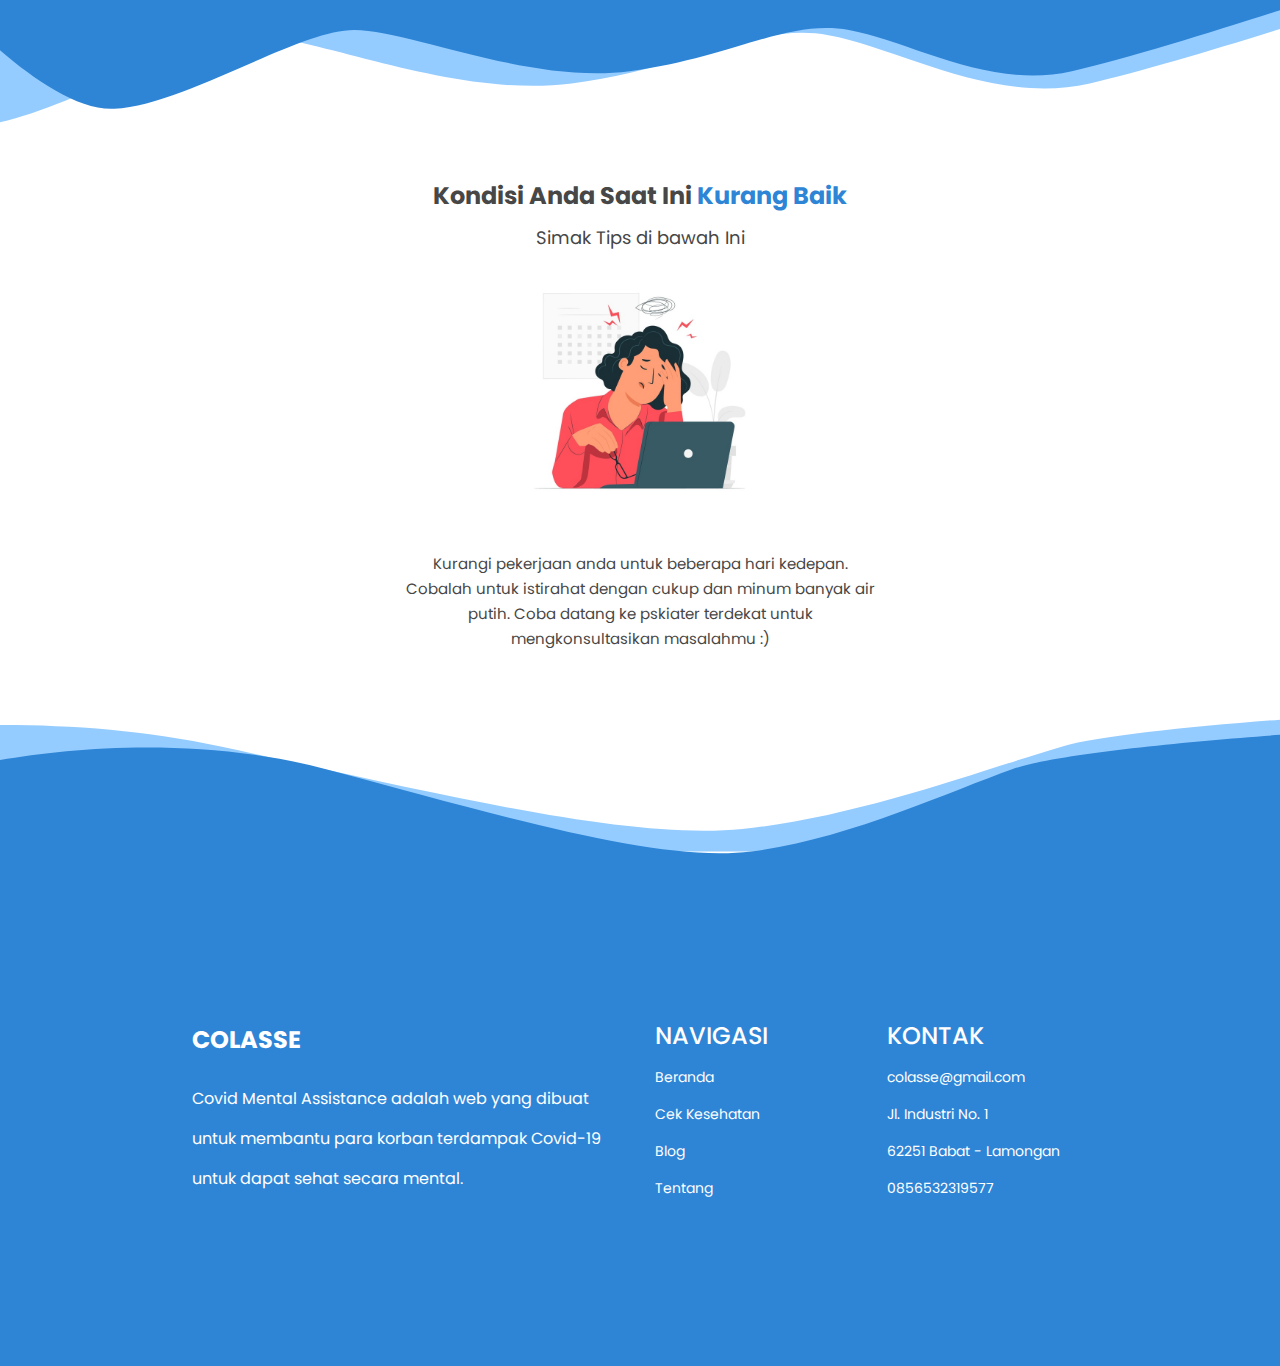
<file: result.html>
<!doctype html>
<html>
  <head>
    <title>Colasse</title>
    <meta charset="utf-8">
    <meta name="viewport" content="width=device-width, initial-scale=1, shrink-to-fit=no">
    <link rel="stylesheet" href="css/bootstrap.min.css"></style>
    <link rel="stylesheet" href="css/owl.carousel.min.css"></style>
    <link rel="stylesheet" href="css/owl.theme.default.min.css"></style>
    <link rel="stylesheet" href="fonts/font-face.css"></style>
    <link rel="stylesheet" href="css/index.css"></style>
    <link rel="icon" href="img/logo.png">
  </head>
  <body>
    <div class="wrapper">
        <div class="container-fluid">
            <div class="result">
                <div class="top-ribbon-main w-100">
                    <svg viewBox="0 0 1366 117" fill="none" xmlns="http://www.w3.org/2000/svg">
                        <path d="M122 116C61.2 119.2 -24 33.3333 -56 0H1400C1342.67 18.6667 1214.4 60 1144 76C1056 96 972 44 906 32C840 20 780 62 672 76C564 90 438 32 378 32C318 32 198 112 122 116Z" fill="#2E85D6"/>
                    </svg>
                </div>
                <div class="top-ribbon-accent w-100">
                    <svg viewBox="0 0 1366 136" fill="none" xmlns="http://www.w3.org/2000/svg">
                        <path d="M-34.4368 135.898C-105.676 139.647 -205.505 39.0511 -243 0H1463C1395.82 21.8686 1245.53 70.2921 1163.04 89.0366C1059.93 112.467 961.511 51.5475 884.179 37.4891C806.846 23.4307 736.544 72.6351 610 89.0366C483.456 105.438 335.821 37.4891 265.519 37.4891C195.217 37.4891 54.6126 131.212 -34.4368 135.898Z" fill="#95CCFF"/>
                    </svg>
                </div>
                <div class="container">
                    <div class="row text-center">
                        <div class="result-title col-lg-12 mt-5">
                            <h1 class="text-result-title">Kondisi Anda Saat Ini <span class="text-main">Kurang Baik</span></h1>
                            <h3 class="text-result-subtitle mt-3">Simak Tips di bawah Ini</h3> 
                        </div>
                        <div class="result-image col-lg-12 mt-3">
                            <img class="animate-up-down" src="img/bad-result.png">
                        </div>
                        <div class="result-tips col-lg-12 mt-5">
                            <div class="container">
                                <h5 class="text-result-tips">Kurangi pekerjaan anda untuk beberapa hari kedepan. Cobalah untuk istirahat dengan cukup dan minum banyak air putih. Coba datang ke pskiater terdekat untuk mengkonsultasikan masalahmu :)</h5>
                            </div>
                        </div>
                    </div>
                </div>
                <div class="ribbon-bottom w-100">
                  <svg viewBox="0 0 1366 176" fill="none" xmlns="http://www.w3.org/2000/svg">
                  <path d="M235.518 40C44.1106 -1.59997 -163.247 22.6667 -243 40V152H1549V0C1438.32 5.33333 1200.37 20.8 1133.96 40C1050.95 64.0001 914.232 116 792.161 128C670.09 140 474.777 92 235.518 40Z" fill="#95CCFF"/>
                  <path d="M346.932 64C190.559 22.4 21.1553 46.6667 -44 64V176H1420V24C1329.58 29.3333 1135.18 44.8 1080.93 64C1013.11 88.0001 901.417 140 801.689 152C701.962 164 542.398 116 346.932 64Z" fill="#2E85D6"/>
                  </svg>
                </div>
                <div class="footer">
                    <div class="row">
                      <div class="col-md-6">
                        <div class="banner-info">
                          <h4 class="font-bold text-white">COLASSE</h4>
                          <div class="d-flex description font-regular flex flex-column text-wrap text-white mt-4">
                              Covid Mental Assistance adalah web yang dibuat
                              untuk membantu para korban terdampak Covid-19
                              untuk dapat sehat secara mental.
                          </div>
                        </div>
                      </div>
                      <div class="col-md-3">
                        <div class="navigasi py-3 text-left">
                          <h4 class="font-medium text-white">NAVIGASI</h4>
                          <ul class="footer-link">
                            <li class="nav-link mt-3"><a href="/" class="text-white">Beranda</a></li>
                            <li class="nav-link mt-3"><a href="survey.html" class="text-white">Cek Kesehatan</a></li>
                            <li class="nav-link mt-3"><a href="blog.html" class="text-white">Blog</a></li>
                            <li class="nav-link mt-3"><a href="about.html" class="text-white">Tentang</a></li>
                          </ul>
                        </div>
                      </div>
                      <div class="col-md-3">
                        <div class="kontak py-3 text-left">
                          <h4 class="font-medium text-white">KONTAK</h4>
                          <ul class="footer-link">
                            <li class="nav-link mt-3"><span class="text-white">colasse@gmail.com</span></li>
                            <li class="nav-link mt-3"><span class="text-white">Jl. Industri No. 1</span></li>
                            <li class="nav-link mt-3"><span class="text-white">62251 Babat - Lamongan</span></li>
                            <li class="nav-link mt-3"><span class="text-white">0856532319577</span></li>
                          </ul>
                        </div>
                      </div>
                    </div>
                </div>
            </div>
        </div>
    </div>
    <script src="js/popper.min.js"></script>
  <script src="js/jquery-3.2.1.slim.min.js"></script>
  <script src="js/bootstrap.min.js"></script>
  <script src="js/owl.carousel.min.js"></script>
  <script src="js/index.js"></script>
  </body>
</html>
</file>
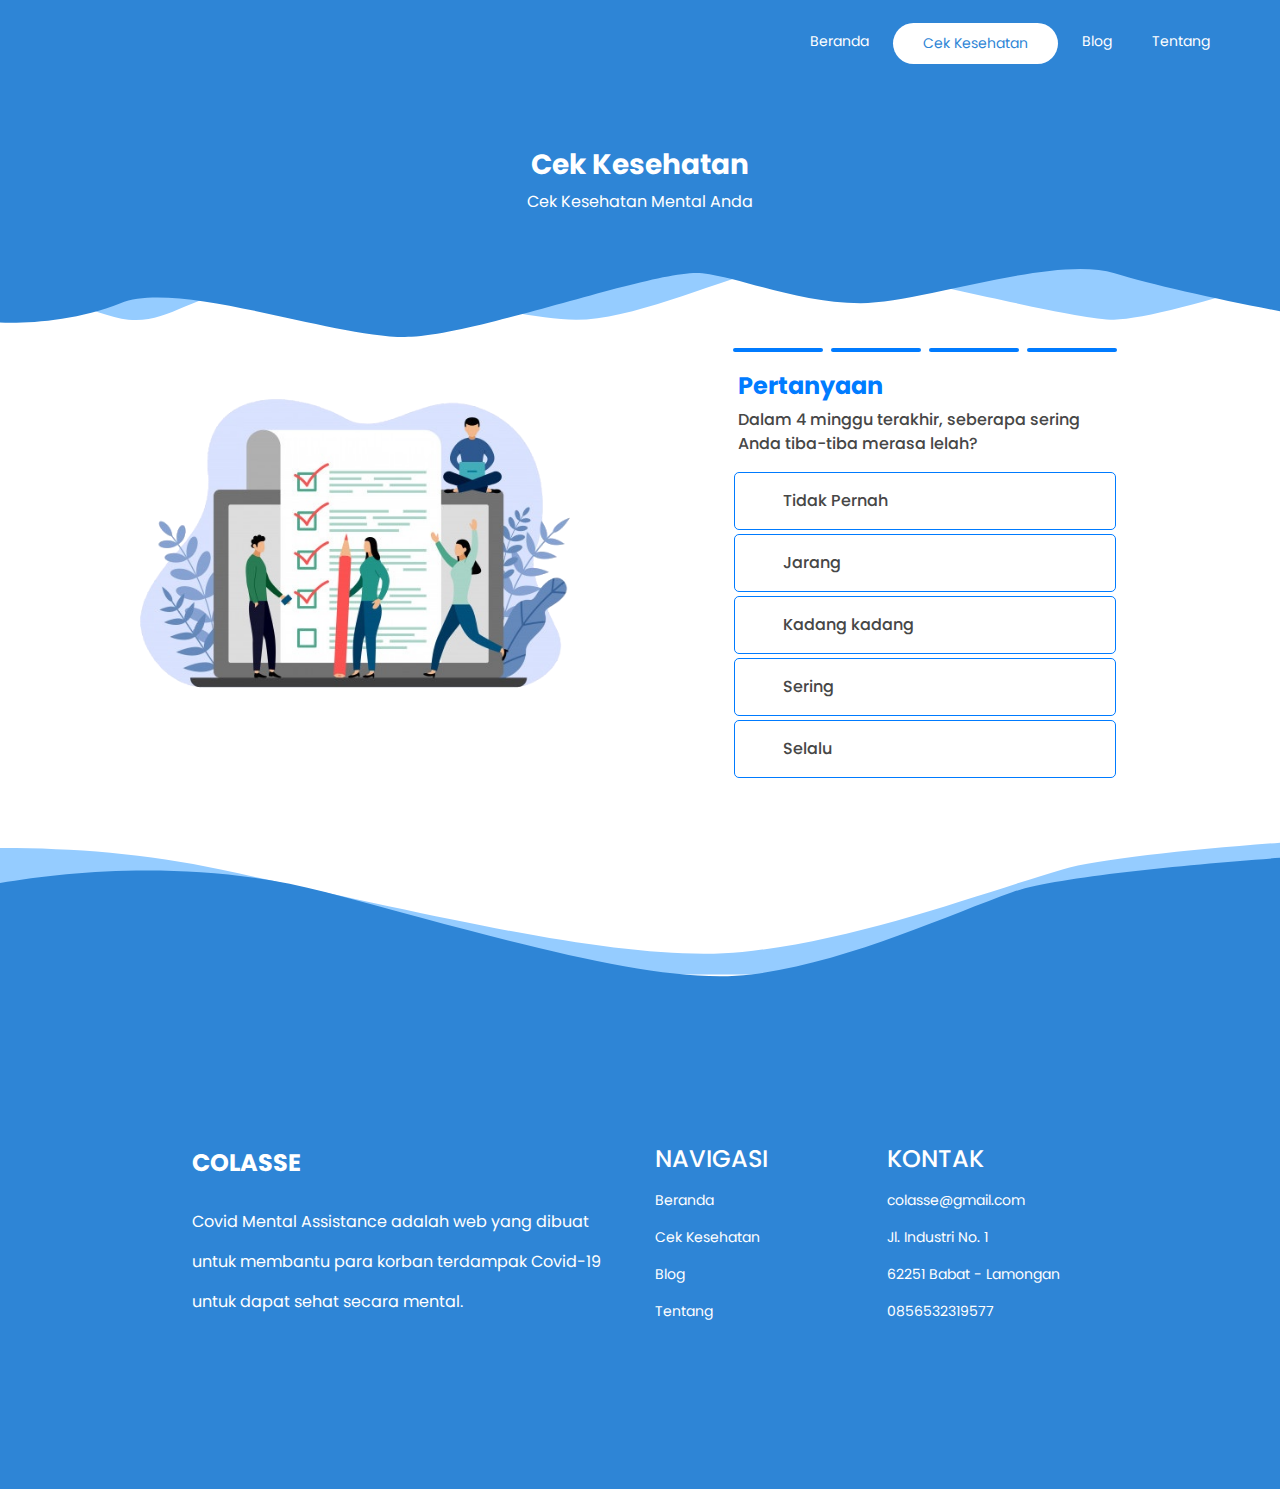
<file: survey.html>
<!doctype html>
<html>

<head>
  <title>Colasse</title>
  <meta charset="utf-8">
  <meta name="viewport" content="width=device-width, initial-scale=1, shrink-to-fit=no">
  <link rel="stylesheet" href="css/bootstrap.min.css">
  </style>
  <link rel="stylesheet" href="css/owl.carousel.min.css">
  </style>
  <link rel="stylesheet" href="css/owl.theme.default.min.css">
  </style>
  <link rel="stylesheet" href="fonts/font-face.css">
  </style>
  <link rel="stylesheet" href="css/index.css">
  <link rel="icon" href="img/logo.png">
  </style>
</head>

<body>
  <div class="wrapper home-w">
    <div class="container-fluid">
      <navbar class="home-navbar navbar navbar-light navbar-expand-lg justify-content-end hide-mobile bg-main">
          <ul class="navbar-item">
            <li class="nav-link mr-2"><a href="./">Beranda</a></li>
            <li class="nav-link mr-2 active"><a href="survey.html">Cek Kesehatan</a></li>
            <li class="nav-link mr-2"><a href="blog.html">Blog</a></li>
            <li class="nav-link mr-2"><a href="about.html">Tentang</a></li>
          </ul>
        </navbar>
        <navbar class="home-navbar navbar navbar-light navbar-expand-lg justify-content-end hide-web bg-main">
          <ul class="navbar-item">
            <li class="nav-link mr-2 text-dark menu-mobile"><a href="javascript:void(0)"><img src="img/icon/menu-white.svg" width="20"></a></li>
          </ul>
        </navbar>
        <div class="navigation-mobile">
          <div class="box-menu bg-white p-4">
            <div class="menu-close text-right">
              <img src="img/icon/close-white.svg" width="20">
            </div>
            <div class="list-menu mt-3">
              <a href="./">Beranda</a></li>
              <a href="survey.html">Cek Kesehatan</a></li>
              <a href="blog.html">Blog</a></li>
              <a href="about.html">Tentang</a></li>
            </div>
          </div>
        </div>
        <div class="banner-page bg-main text-center py-5">
          <div class="page-title">
            <h3 class="font-bold text-white p-0 m-0">Cek Kesehatan</h3>
            <div class="page-subtitle mt-2">
              <span class="font-regular text-white">Cek Kesehatan Mental Anda</span>
            </div>
          </div>
        </div>
        <div class="top-ribbon-accent w-100">
          <svg viewBox="0 0 1366 80" fill="none" xmlns="http://www.w3.org/2000/svg">
          <path d="M137 61.5754C98.6 57.6345 26.3333 18.8831 -5 0H859H1421C1361 20.5251 1230.6 61.5754 1189 61.5754C1137 61.5754 913 0 859 0C805 0 689 61.5754 615 61.5754C541 61.5754 409 12.3151 309 19.7041C209 27.0932 185 66.5014 137 61.5754Z" fill="#95CCFF"/>
          <path d="M128.58 43.9037C76.8834 64.6582 15.3197 66.5208 -9 63.86V0H1421V61.8644C1354.99 51.8862 1241.31 27.9387 1189.62 11.9737C1124.99 -7.9825 985.329 43.9037 918.624 43.9037C851.918 43.9037 795.635 17.9606 749.775 11.9737C703.915 5.98687 516.306 75.8337 439.178 79.825C362.05 83.8162 193.201 17.9606 128.58 43.9037Z" fill="#2E85D6"/>
          </svg>
        </div>
      <div class="container">
        <div class="row text-center">
        <div class="col-lg-6 col-xs-12">
          <img class="w-100" src="img/online-survey-report_114835-220.png" class="animate-up-down" alt="">
        </div>
        <div class="col-lg-6 col-xs-12">
          <div class="row mx-auto d-flex justify-content-center">
            <div class="col-2 bg-primary m-1 box-survey box-survey-active"></div>
            <div class="col-2 bg-primary m-1 box-survey"></div>
            <div class="col-2 bg-primary m-1 box-survey"></div>
            <div class="col-2 bg-primary m-1 box-survey"></div>
          </div>
          <div class="row mt-3 text-left mx-auto">
            <div class="col-9 row mx-auto">
              <h4 class=" font-bold blog-title text-primary">Pertanyaan</h4>
            </div>
            <div class="row mx-auto">
                <div class="col-9 mx-auto">
                   <span class=" mx-auto font-medium">Dalam 4 minggu terakhir, seberapa sering Anda 
                tiba-tiba merasa lelah?</span>
              </div>
            </div>
          </div>
          <div class="text-left mt-3 col-12">
            <div class="row jawaban mx-auto font-medium border  my-1 border-primary px-5 py-3 w-75"><span>Tidak Pernah</span></div>
            <div class="row jawaban mx-auto font-medium border my-1 border-primary px-5 py-3 w-75"><span>Jarang</span></div>
            <div class="row jawaban font-medium border mx-auto my-1 border-primary px-5 py-3 w-75"><span>Kadang kadang</span></div>
            <div class="row jawaban font-medium border mx-auto my-1 border-primary px-5 py-3 w-75"><span>Sering</span></div>
            <div class="row jawaban font-medium border mx-auto my-1 border-primary px-5 py-3 w-75"><span>Selalu</span></div>
          </div>
        </div>
</div>
      </div>
      <div class="ribbon-bottom w-100">
        <svg viewBox="0 0 1366 176" fill="none" xmlns="http://www.w3.org/2000/svg">
          <path
            d="M235.518 40C44.1106 -1.59997 -163.247 22.6667 -243 40V152H1549V0C1438.32 5.33333 1200.37 20.8 1133.96 40C1050.95 64.0001 914.232 116 792.161 128C670.09 140 474.777 92 235.518 40Z"
            fill="#95CCFF" />
          <path
            d="M346.932 64C190.559 22.4 21.1553 46.6667 -44 64V176H1420V24C1329.58 29.3333 1135.18 44.8 1080.93 64C1013.11 88.0001 901.417 140 801.689 152C701.962 164 542.398 116 346.932 64Z"
            fill="#2E85D6" />
        </svg>
      </div>
      <div class="footer">
        <div class="row">
          <div class="col-md-6">
            <div class="banner-info">
              <h4 class="font-bold text-white">COLASSE</h4>
              <div class="d-flex description font-regular flex flex-column text-wrap text-white mt-4">
                Covid Mental Assistance adalah web yang dibuat
                untuk membantu para korban terdampak Covid-19
                untuk dapat sehat secara mental.
              </div>
            </div>
          </div>
          <div class="col-md-3">
            <div class="navigasi py-3 text-left">
              <h4 class="font-medium text-white">NAVIGASI</h4>
              <ul class="footer-link">
                <li class="nav-link mt-3"><a href="/" class="text-white">Beranda</a></li>
                <li class="nav-link mt-3"><a href="survey.html" class="text-white">Cek Kesehatan</a></li>
                <li class="nav-link mt-3"><a href="blog.html" class="text-white">Blog</a></li>
                <li class="nav-link mt-3"><a href="about.html" class="text-white">Tentang</a></li>
              </ul>
            </div>
          </div>
          <div class="col-md-3">
            <div class="kontak py-3 text-left">
              <h4 class="font-medium text-white">KONTAK</h4>
              <ul class="footer-link">
                <li class="nav-link mt-3"><span class="text-white">colasse@gmail.com</span></li>
                <li class="nav-link mt-3"><span class="text-white">Jl. Industri No. 1</span></li>
                <li class="nav-link mt-3"><span class="text-white">62251 Babat - Lamongan</span></li>
                <li class="nav-link mt-3"><span class="text-white">0856532319577</span></li>
              </ul>
            </div>
          </div>
        </div>
      </div>
    </div>
  </div>
  </div>
  <script src="js/popper.min.js"></script>
  <script src="js/jquery-3.2.1.slim.min.js"></script>
  <script src="js/bootstrap.min.js"></script>
  <script src="js/owl.carousel.min.js"></script>
  <script src="js/index.js"></script>
</body>

</html>
</file>
<file: fonts/font-face.css>
@font-face {
  font-family: P-Bold;
  src: url(Poppins-Bold.otf);
}

@font-face {
  font-family: P-Medium;
  src: url(Poppins-Medium.otf);
}

@font-face {
  font-family: P-Regular;
  src: url(Poppins-Regular.otf);
}
</file>
<file: css/index.css>
:root {
	--text-color: #474747;
	--main-color: #2E85D6;
	--accent-color: #95CCFF;
}

.about-picture{
	border-radius: 30px;
}

.circular{
	border-radius: 30px;
}

.arrow-btn{
	height: auto;
	width: 100%;
	border-radius: 10px;
	font-size: 26px;
	background-color: #2E85D6;
}

.about-picture:before{
	border-radius: 5px;
	box-shadow: -50px 80px 4px 10px #95CCFF;
    -webkit-transform: rotate(10deg);
    -moz-transform: rotate(10deg);
    -o-transform: rotate(10deg);
    -ms-transform: rotate(10deg);
    transform: rotate(10deg);
}
.about-picture-shadow{
	background: #95CCFF;
	
}

.jawaban{
	border-style: solid;
	border-width: medium;
	border-radius: 5px;
	cursor: pointer;
	border-color: #2E85D6;
}

.jawaban:hover{
	background-color: #2E85D6;
	color: white;
}


.box-survey{
	width: 100%;
	height: 4px;
	border-radius: 3px;
	background: #95CCFF;

}

.box-survey-active{
	background: #2E85D6;
}



.font-bold {
	font-family: 'P-Bold';
	color: var(--text-color);
}

.font-medium {
	font-family: 'P-Medium';
	color: var(--text-color);
}

.font-regular {
	font-family: 'P-Regular';
	color: var(--text-color);
}

.wrapper {
	margin: 0 auto;
	width: 100%;
	max-width: 1920px;
	/*overflow-x: hidden;*/
}

.wrapper::before,
.wrapper::after {
	content: "";
	display: table;
}

.wrapper::after {
	clear: both;
}

.container-fluid {
	margin: 0 auto;
	width: 100%;
	padding: 0;
}

.navbar-item {
	list-style: none;
	display: inline-flex;
	padding: 15px 30px;
	align-content: center;
}

.nav-link {
	font-family: "P-Regular";
	font-size: 14px;
}

.nav-link a {
	color: var(--main-color);
	text-decoration: none;
}

.nav-link.active {
	background-color: var(--main-color);
	padding: 10px 30px;
	color: white;
	border-radius: 30px;
}

.nav-link.active a {
	text-decoration: none;
	color: white;
}

.landing-banner {
	margin-top: 10vh;
}

.landing-banner .container {
	padding: 0;
	margin: 0!important;
	width: 100vw;
	max-width: 100vw;
}

.banner-info {
	padding: 0 10vw;
}

.bg-img {
	width: 70%;
	float: right;
}

.assistance-img {
	padding: 20px;
    position: absolute;
    margin-left: 30px;
}

.assistance-img img {
	margin-top: -150px;
	width: 100%
}

.summary .container {
	padding: 0 10vw;
	margin-top: 100px;
}

.summary .description {
	font-size: 14px;
	word-break: break-all;
}

.summary h2 {
	font-size: 30px;
}

.summary span {
	font-size: 12px;
}

.spacer {
	background-color: var(--main-color);
	padding: 1px 0;
	width: 80px;
	margin: 0;

}

.info-covid {
	margin-top: 100px;
}

.box-info {
	width: 100%;
	border-radius: 30px;
	background-color: var(--main-color);
	padding: 40px;
}

.text-white {
	color: white;
}

.stamp-success {
	border-radius: 50px;
	background-color: #ACD136;
	padding: 5px 30px;
	width: 100%;
	color: white;
	text-align: center;
	font-family: 'P-Regular';
}

.stamp-warning {
	border-radius: 50px;
	background-color: #FDB047;
	padding: 5px 30px;
	width: 100%;
	color: white;
	text-align: center;
	font-family: 'P-Regular';
}

.stamp-danger {
	border-radius: 50px;
	background-color: #F25827;
	padding: 5px 30px;
	width: 100%;
	color: white;
	text-align: center;
	font-family: 'P-Regular';
}

.home-navbar {
	background-color: white;
	position: fixed;
	z-index: 9999;
	top:0;
	width: 100%;
}

.home-w {
	padding-top: 100px;
}

.ribbon-bottom {
	margin-top: 50px;
	margin-bottom: -10px;
}

.footer {
	background-color: var(--main-color);
	padding: 15vh 15vw;
}

.footer-link {
	list-style: none;
	padding: 0;
}

.footer-link li {
	padding: 0;
}

.footer .banner-info {
	margin: 20px 0;
	padding: 0;
}

.footer .banner-info .description {
	line-height: 40px;
}

.top-ribbon-main {
	position: absolute;
	top: 0;
	z-index: 1;
}

.text-result-title {
	font-family: "P-Bold";
	font-size: 24px;
	color: var(--text-color);
}

.text-true {
	color: var(--text-color);
}

.text-main {
	color: var(--main-color);
}

.text-result-subtitle {
	font-family: "P-Regular";
	font-size: 18px;
	color: var(--text-color);
}

.result-image img {
	width: 230px;
}

.result-tips .container {
	max-width: 500px;
	overflow-wrap: break-word;
}

.text-result-tips {
	font-size: 15px;
	font-family: "P-Regular";
	color: var(--text-color);
	line-height: 25px;
}

.blog-image .container {
	max-width: 80vw;
	height: 500px;
	border-radius: 30px;
	background-size: cover;
	background-position: center;
}

.blog-label {
	color: var(--main-color);
	font-family: "P-Medium";
}

.blog-label h5 {
	font-size: 18px;
}

.blog-title {
	color: var(--text-color);
	font-family: "P-Bold";
}

.blog-title h3 {
	color: var(--text-color);
	font-family: "P-Bold";
	font-size: 25px;
}

.btn-main {
	background-color: var(--main-color);
	padding: 5px 15px;
	color: white;
	font-family: "P-Regular";
	font-size: 15px;
	border-radius: 30px;
	cursor: pointer;
}

.btn-circle {
	background-color: var(--main-color);
	padding: 15px 30px;
	color: white;
	font-family: "P-Regular";
	font-size: 10px;
	border-radius: 80px;
	cursor: pointer;
}

.btn-main:hover,.btn-circle:hover {
	background-color: var(--accent-color);
	text-decoration: none;
	color: white;
}

.blog-content {
	text-align: justify;
	color: var(--text-color);
	font-size: 17px;
	font-family: "P-Regular";
}

.link-blog:hover {
	text-decoration: none;
}

.img-article {
	width: 100%;
	overflow: hidden;
	border-radius: 15px 0 0 15px;
}

.img-article img {
	width: 100%;
	object-fit: cover;
	transition: 3s;
}

.img-article img:hover {
	transform: scale(1.1) rotate(3deg);
}

.text-article {
	padding: 50px;
}

.text-article h3 {
	font-family: "P-Bold";
	color: var(--text-color);
	font-size: 20px;
	text-decoration: none;
}

.text-article p {
	font-family: "P-Regular";
}

.card {
	border: none;
	border-radius: 10px;
	-webkit-box-shadow: 0px 0px 21px 0px rgba(0,0,0,0.1);
	-moz-box-shadow: 0px 0px 21px 0px rgba(0,0,0,0.1);
	box-shadow: 0px 0px 21px 0px rgba(0,0,0,0.1);
}

.blog-carousel .owl-nav {
	margin: 0;
}

.blog-carousel .owl-prev {
	position: absolute;
	z-index: 9999;
	left: -30px;
	top: 150px;
}

.blog-carousel .owl-next {
	position: absolute;
	z-index: 9999;
	right: -30px;
	top: 150px;
}

.owl-prev, .owl-next {
	border:none;
	text-decoration: none;
	color: white!important;
}

.owl-prev:hover,.owl-next:hover {
	border:none;
	text-decoration: none;
	color: white!important;
	background: none!important;
}

.owl-prev:focus,.owl-next:focus {
	outline: none;
}

.hide-web {
	visibility: hidden;
}

.navigation-mobile {
	transition: 0.5s ease-in;
	visibility: hidden;
	opacity: 0;
	width: 100vw;
	height: 100vh;
	position: fixed;
	top:0;
	left:0;
	background-color: var(--main-color);
	padding: 15px;
	z-index: 999999;
}

.bg-main {
	background-color: var(--main-color);
	color: white;
}

.bg-main a {
	color:white;
}

.bg-main .active {
	background-color: white;
}

.bg-main .active a {
	color: var(--main-color);
}

.navigation-mobile .box-menu {
	border-radius: 15px;
	width: 100%;
	height: 100%;
}

.list-menu a {
	display: block;
	font-size: 18px;
	color: var(--text-color);
	font-family: "P-Regular";
	text-decoration: none;
	margin-top: 30px;
}

.menu-close {
	cursor: pointer;
}

.animate-up-down {
	-webkit-animation: updown 1s infinite alternate;
    animation: updown 1s infinite alternate;
}

@-webkit-keyframes updown {
    0% { transform: translateY(0); }
    100% { transform: translateY(-10px); }
}

@keyframes updown {
    0% { transform: translateY(0); }
    100% { transform: translateY(-10px); }
}

@media only screen and (max-width: 768px) {
	.blog-info {
		flex-direction: column;
	    align-items: flex-start;
	}

	.blog-image .container {
		max-width: 80vw;
		height: 200px;
	}

	.text-article {
		padding: 30px;
	}

	.navbar-item {
		padding: 15px 0px;
	}

	.img-article {
		border-radius: 15px 15px 0 0;
	}

	.blog-carousel .owl-next,.blog-carousel .owl-prev {
		top: 250px;
	}

	.banner-img {
		margin-top: 100px;
	}

	.bg-img {
		width: 100%;
	}

	.assistance-img img {
		margin-top: 0px;
	}

	.reverse {
		flex-direction: column-reverse;
	}

	.summary {
		text-align: center;
	}

	.words {
		text-align: center;
	}

	.spacer {
		margin: auto;
	}

	.stamp-success,.stamp-warning,.stamp-danger {
		align-self: center;
		margin: 0 auto;
    	width: 140px;
	}

	.hide-mobile {
		visibility: hidden;
	}

	.hide-web {
		visibility: visible;
	}

	.banner-page {
		margin-top: -5px;
	}
}
</file>
